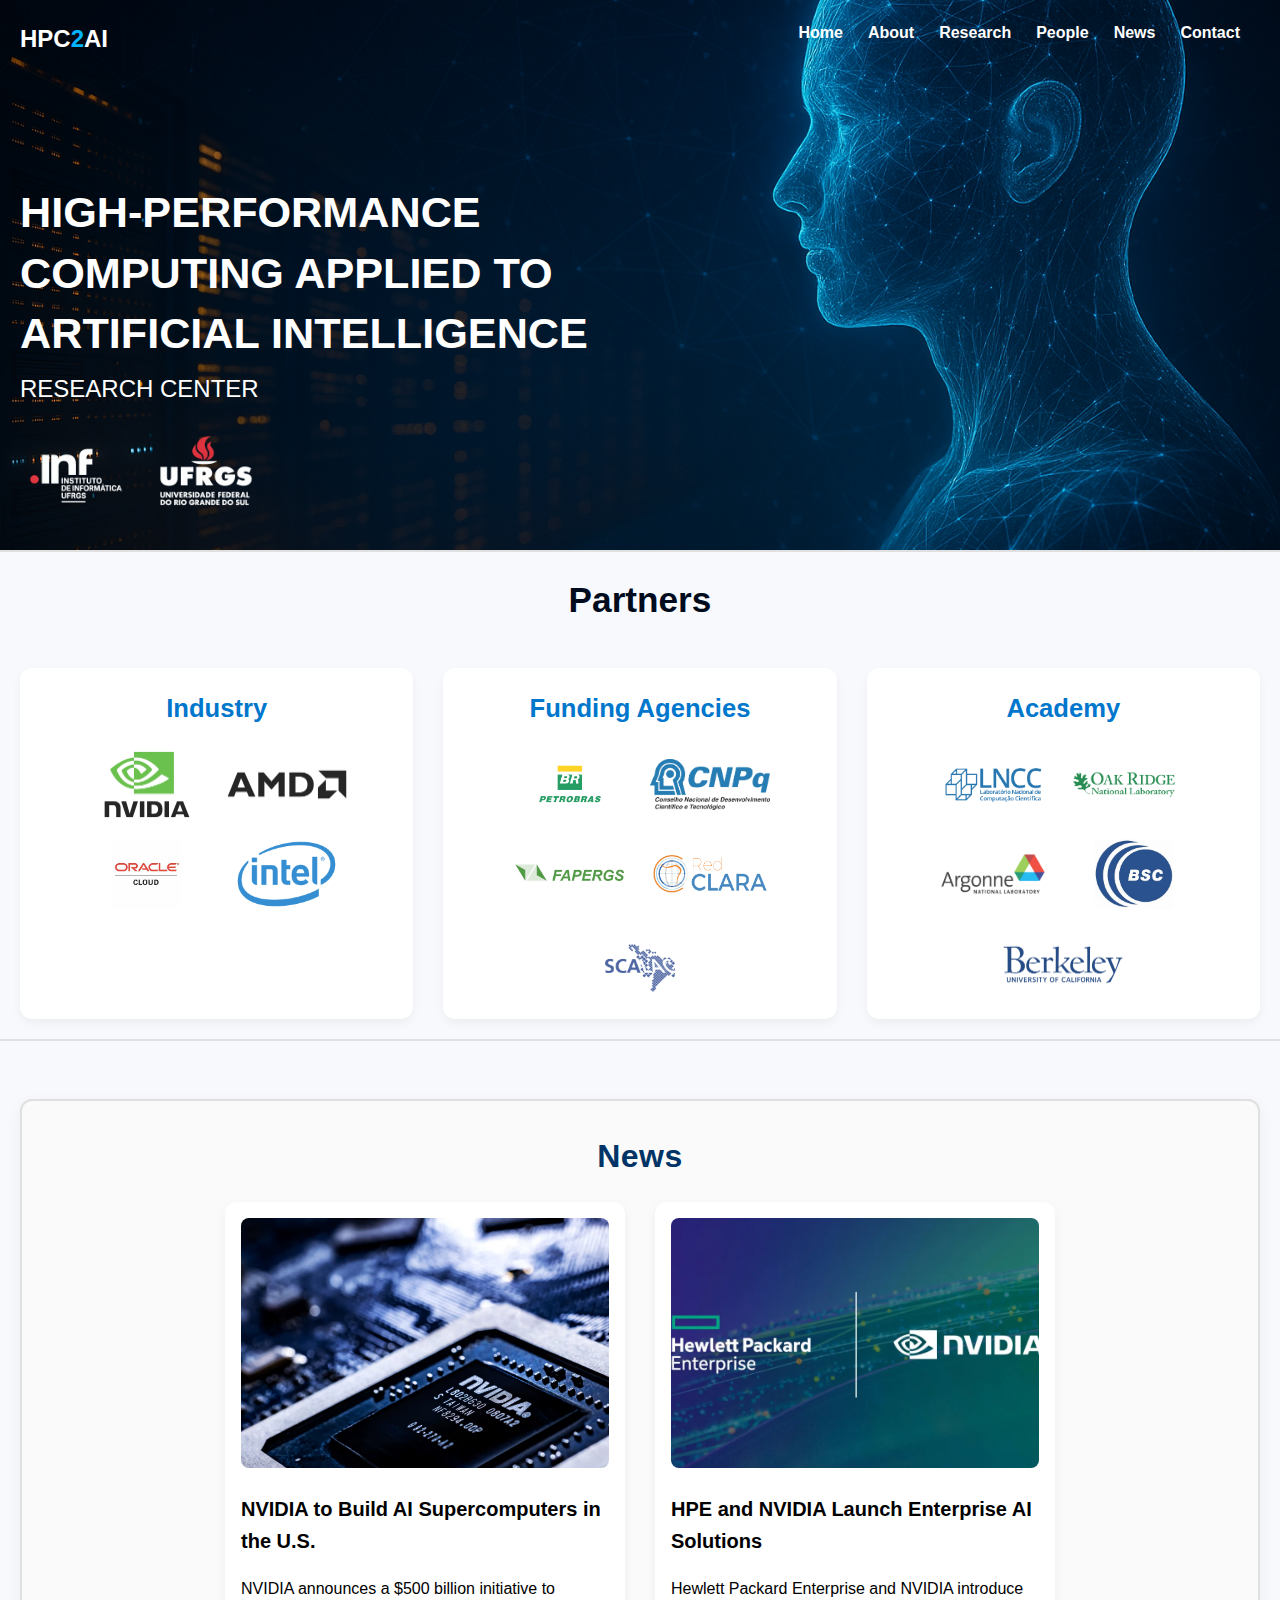
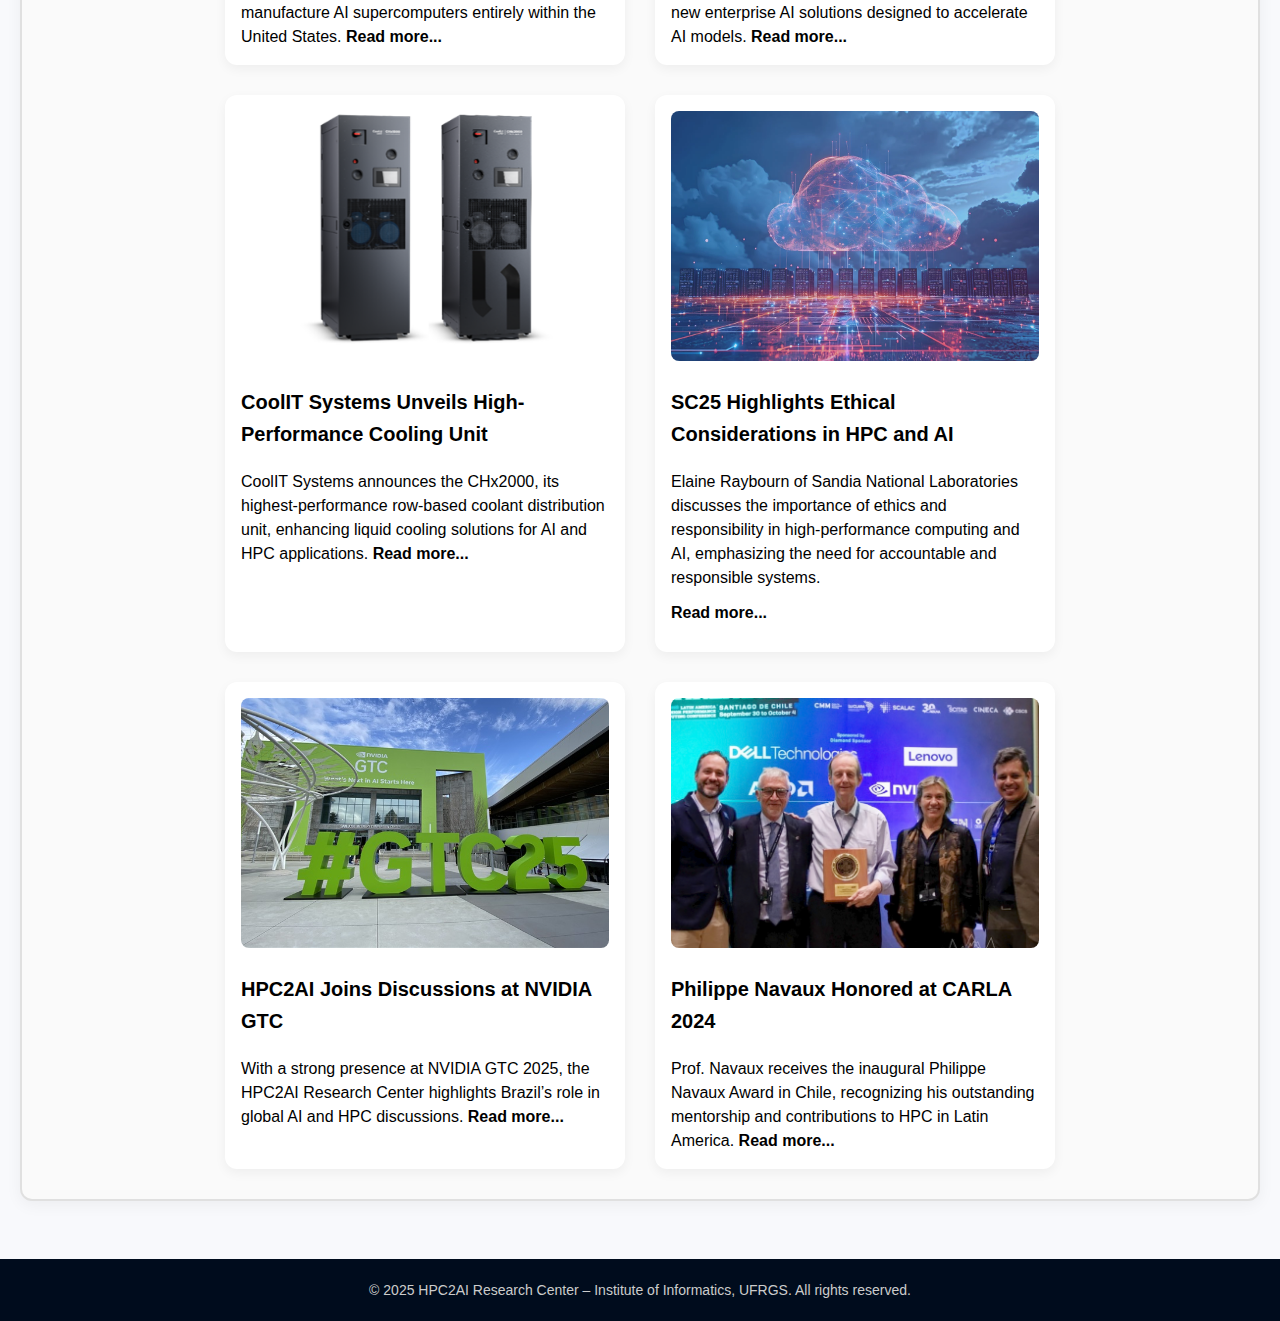
<file: index.html>
<!DOCTYPE html>

<html lang="en">
<head>
<meta charset="utf-8"/>
<meta content="width=device-width, initial-scale=1.0" name="viewport"/>
<title>HPC2AI Research Center</title>
<link href="styles.css" rel="stylesheet"/>
</head>
<body>
<header class="hero-header">
<div class="logo">
    HPC<span>2</span>AI
  </div>
<div class="menu-toggle" onclick="document.querySelector('nav.responsive').classList.toggle('open')">
<span></span>
<span></span>
<span></span>
</div>
<nav class="responsive">
<a href="index.html">Home</a>
<a href="about.html">About</a>
<a href="research.html">Research</a>
<a href="people.html">People</a>
<a href="news.html">News</a>
<a href="contact.html">Contact</a>
</nav>
<div class="hero-text">
<h1>HIGH-PERFORMANCE COMPUTING APPLIED TO<br/>ARTIFICIAL INTELLIGENCE</h1>
<p>RESEARCH CENTER</p>
<div class="hero-logos">
<img alt="INF Logo" src="images/logo/inf-branco.png"/>
<img alt="UFRGS Logo" src="images/logo/ufrgs-branco.png"/>
</div>
</div>
</header>

<section class="collaborators-section">
  <div class="container">
    <h2 class="section-title">Partners</h2>

    <div class="collaborator-columns">
      <!-- Industry -->
      <div class="collaborator-column">
        <h3>Industry</h3>
        <div class="collaborator-logos">
          <img src="images/logo/nvidia-logo.jpg" alt="NVIDIA" />
          <img src="images/logo/logo-amd.png" alt="AMD" />
          <img src="images/logo/oracle-logo.jpg" alt="Oracle" />
          <img src="images/logo/logo-intel.png" alt="Intel" />
        </div>
      </div>

      <!-- Government -->
      <div class="collaborator-column">
        <h3>Funding Agencies</h3>
        <div class="collaborator-logos">
          <img src="images/logo/logo-petrobras.png" alt="Petrobras" />
          <img src="images/logo/cnpq-logo.png" alt="CNPq" />
          <img src="images/logo/logo-fapergs.jpg" alt="Fapergs" />
          <img src="images/logo/logo-redclara.png" alt="RedClara" />
          <img src="images/logo/logo-scalac.png" alt="Scalac" />
        </div>
      </div>

      <!-- Academy -->
      <div class="collaborator-column">
        <h3>Academy</h3>
        <div class="collaborator-logos">
          <img src="images/logo/lncc-logo.png" alt="LNCC" />
          <img src="images/logo/ornl-logo.png" alt="ORNL" />
          <img src="images/logo/argone-logo.jpg" alt="ANL" />
          <img src="images/logo/bsc-logo.jpg" alt="BSC" />
          <img src="images/logo/logo-berkeley.png" alt="Berkeley" />
        </div>
      </div>
    </div>
  </div>
</section>




<main>
  <div class="news-section-wrapper">
    <h2 class="news-section-title">News</h2>
    <div class="news-container">
  <div class="news-card">
    <img alt="NVIDIA US Supercomputers" src="images/news/nvidia-news1.avif" />
    <h3>NVIDIA to Build AI Supercomputers in the U.S.</h3>
    <p>NVIDIA announces a $500 billion initiative to manufacture AI supercomputers entirely within the United States.
      <a href="https://www.wsj.com/tech/nvidia-to-make-ai-supercomputers-entirely-in-u-s-b9b72bbc" target="_blank" style="text-decoration: none; color: inherit;">Read more...</a>
    </div>

  <div class="news-card">
    <img alt="HPE and NVIDIA AI Solutions" src="images/news/nvidia-hpe.png" />
    <h3>HPE and NVIDIA Launch Enterprise AI Solutions</h3>
    <p>Hewlett Packard Enterprise and NVIDIA introduce new enterprise AI solutions designed to accelerate AI models.
    <a href="https://www.hpe.com/us/en/newsroom/press-release/2025/03/hewlett-packard-enterprise-introduces-new-enterprise-ai-solutions-with-nvidia-to-accelerate-time-to-value-for-generative-agentic-and-physical-ai-models.html" target="_blank" style="text-decoration: none; color: inherit;">Read more...</a></p>
  </div>

  <div class="news-card">
    <img alt="CoolIT CHx2000 CDU" src="images/news/liquid-cooling.png" />
    <h3>CoolIT Systems Unveils High-Performance Cooling Unit</h3>
    <p>CoolIT Systems announces the CHx2000, its highest-performance row-based coolant distribution unit, enhancing liquid cooling solutions for AI and HPC applications.
    <a href="https://insidehpc.com/2025/04/liquid-cooling-coolit-systems-announces-row-based-coolant-distribution-unit/" target="_blank" style="text-decoration: none; color: inherit; ">Read more...</a></p>
  </div>

  <div class="news-card">
    <img alt="SC25 Ethical HPC and AI" src="images/news/sc-ai-hpc.webp" />
    <h3>SC25 Highlights Ethical Considerations in HPC and AI</h3>
    <p>Elaine Raybourn of Sandia National Laboratories discusses the importance of ethics and responsibility in high-performance computing and AI, emphasizing the need for accountable and responsible systems.</p>
    <a href="https://sc25.supercomputing.org/2025/04/shaping-the-ethical-future-of-hpc-and-ai/" target="_blank" style="text-decoration: none; color: inherit;">Read more...</a></p>
  </div>

  <div class="news-card">
    <img alt="News" src="images/news/gtc2025.jpg"/>
    <h3>HPC2AI Joins Discussions at NVIDIA GTC</h3>
    <p> With a strong presence at NVIDIA GTC 2025, the HPC2AI Research Center highlights Brazil’s role in global AI and HPC discussions. <a href="news.html#gtc2025" style="text-decoration: none; color: inherit;">Read more...</a></a></p>
  </div>
  
  <div class="news-card">
    <img alt="News" src="images/news/navaux-carla.jpg"/>
    <h3>Philippe Navaux Honored at CARLA 2024</h3>
    <p> Prof. Navaux receives the inaugural Philippe Navaux Award in Chile, recognizing his outstanding mentorship and contributions to HPC in Latin America. <a href="news.html#2024navauxCarla" style="text-decoration: none; color: inherit;">Read more...</a></a></p>
  </div>
</div>
</div>
</main>
<footer>
  © 2025 HPC2AI Research Center – Institute of Informatics, UFRGS. All rights reserved.
</footer>
</body>
</html>
</file>
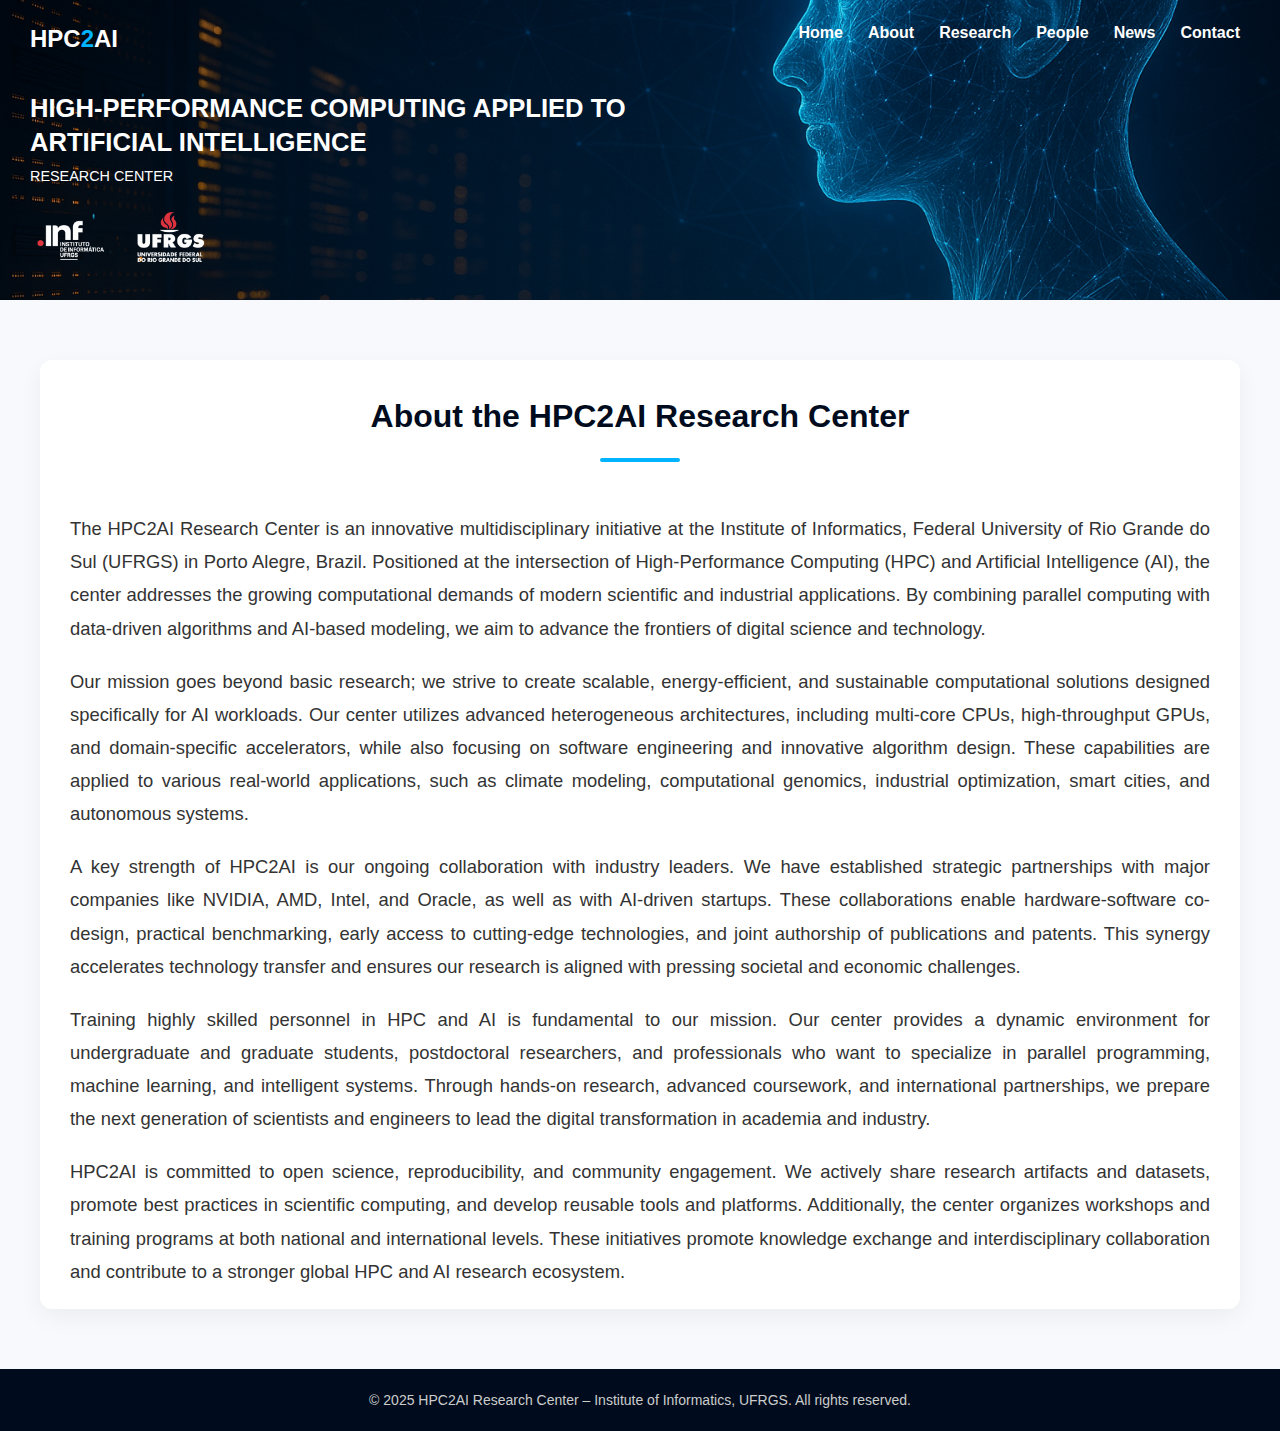
<file: about.html>
<!DOCTYPE html>

<html lang="en">
<head>
<meta charset="utf-8"/>
<meta content="width=device-width, initial-scale=1.0" name="viewport"/>
<title>About – HPC2AI Research Center</title>
<link href="styles-secondary.css" rel="stylesheet"/>
</head>
<body>
<header class="hero-header">
<div class="logo">
      HPC<span>2</span>AI
    </div>
<div class="menu-toggle" onclick="document.querySelector('nav.responsive').classList.toggle('open')">
<span></span>
<span></span>
<span></span>
</div>
<nav class="responsive">
<a href="index.html">Home</a>
<a href="about.html">About</a>
<a href="research.html">Research</a>
<a href="people.html">People</a>
<a href="news.html">News</a>
<a href="contact.html">Contact</a>
</nav>
<div class="hero-text">
<h1>HIGH-PERFORMANCE COMPUTING APPLIED TO<br/>ARTIFICIAL INTELLIGENCE</h1>
<p>RESEARCH CENTER</p>
<div class="hero-logos">
<img alt="INF Logo" src="images/logo/inf-branco.png"/>
<img alt="UFRGS Logo" src="images/logo/ufrgs-branco.png"/>
</div>
</div>
</header>
<div class="section about-section">
<h1 class="section-title">About the HPC2AI Research Center</h1>
<p>The HPC2AI Research Center is an innovative multidisciplinary initiative at the Institute of Informatics, Federal University of Rio Grande do Sul (UFRGS) in Porto Alegre, Brazil. Positioned at the intersection of High-Performance Computing (HPC) and Artificial Intelligence (AI), the center addresses the growing computational demands of modern scientific and industrial applications. By combining parallel computing with data-driven algorithms and AI-based modeling, we aim to advance the frontiers of digital science and technology.</p> 
<p>Our mission goes beyond basic research; we strive to create scalable, energy-efficient, and sustainable computational solutions designed specifically for AI workloads. Our center utilizes advanced heterogeneous architectures, including multi-core CPUs, high-throughput GPUs, and domain-specific accelerators, while also focusing on software engineering and innovative algorithm design. These capabilities are applied to various real-world applications, such as climate modeling, computational genomics, industrial optimization, smart cities, and autonomous systems.</p> 
<p>A key strength of HPC2AI is our ongoing collaboration with industry leaders. We have established strategic partnerships with major companies like NVIDIA, AMD, Intel, and Oracle, as well as with AI-driven startups. These collaborations enable hardware-software co-design, practical benchmarking, early access to cutting-edge technologies, and joint authorship of publications and patents. This synergy accelerates technology transfer and ensures our research is aligned with pressing societal and economic challenges.</p> 
<p>Training highly skilled personnel in HPC and AI is fundamental to our mission. Our center provides a dynamic environment for undergraduate and graduate students, postdoctoral researchers, and professionals who want to specialize in parallel programming, machine learning, and intelligent systems. Through hands-on research, advanced coursework, and international partnerships, we prepare the next generation of scientists and engineers to lead the digital transformation in academia and industry.</p>
<p>HPC2AI is committed to open science, reproducibility, and community engagement. We actively share research artifacts and datasets, promote best practices in scientific computing, and develop reusable tools and platforms. Additionally, the center organizes workshops and training programs at both national and international levels. These initiatives promote knowledge exchange and interdisciplinary collaboration and contribute to a stronger global HPC and AI research ecosystem.</p>
</div>
<footer>
    © 2025 HPC2AI Research Center – Institute of Informatics, UFRGS. All rights reserved.
  </footer>
</body>
</html>
</file>
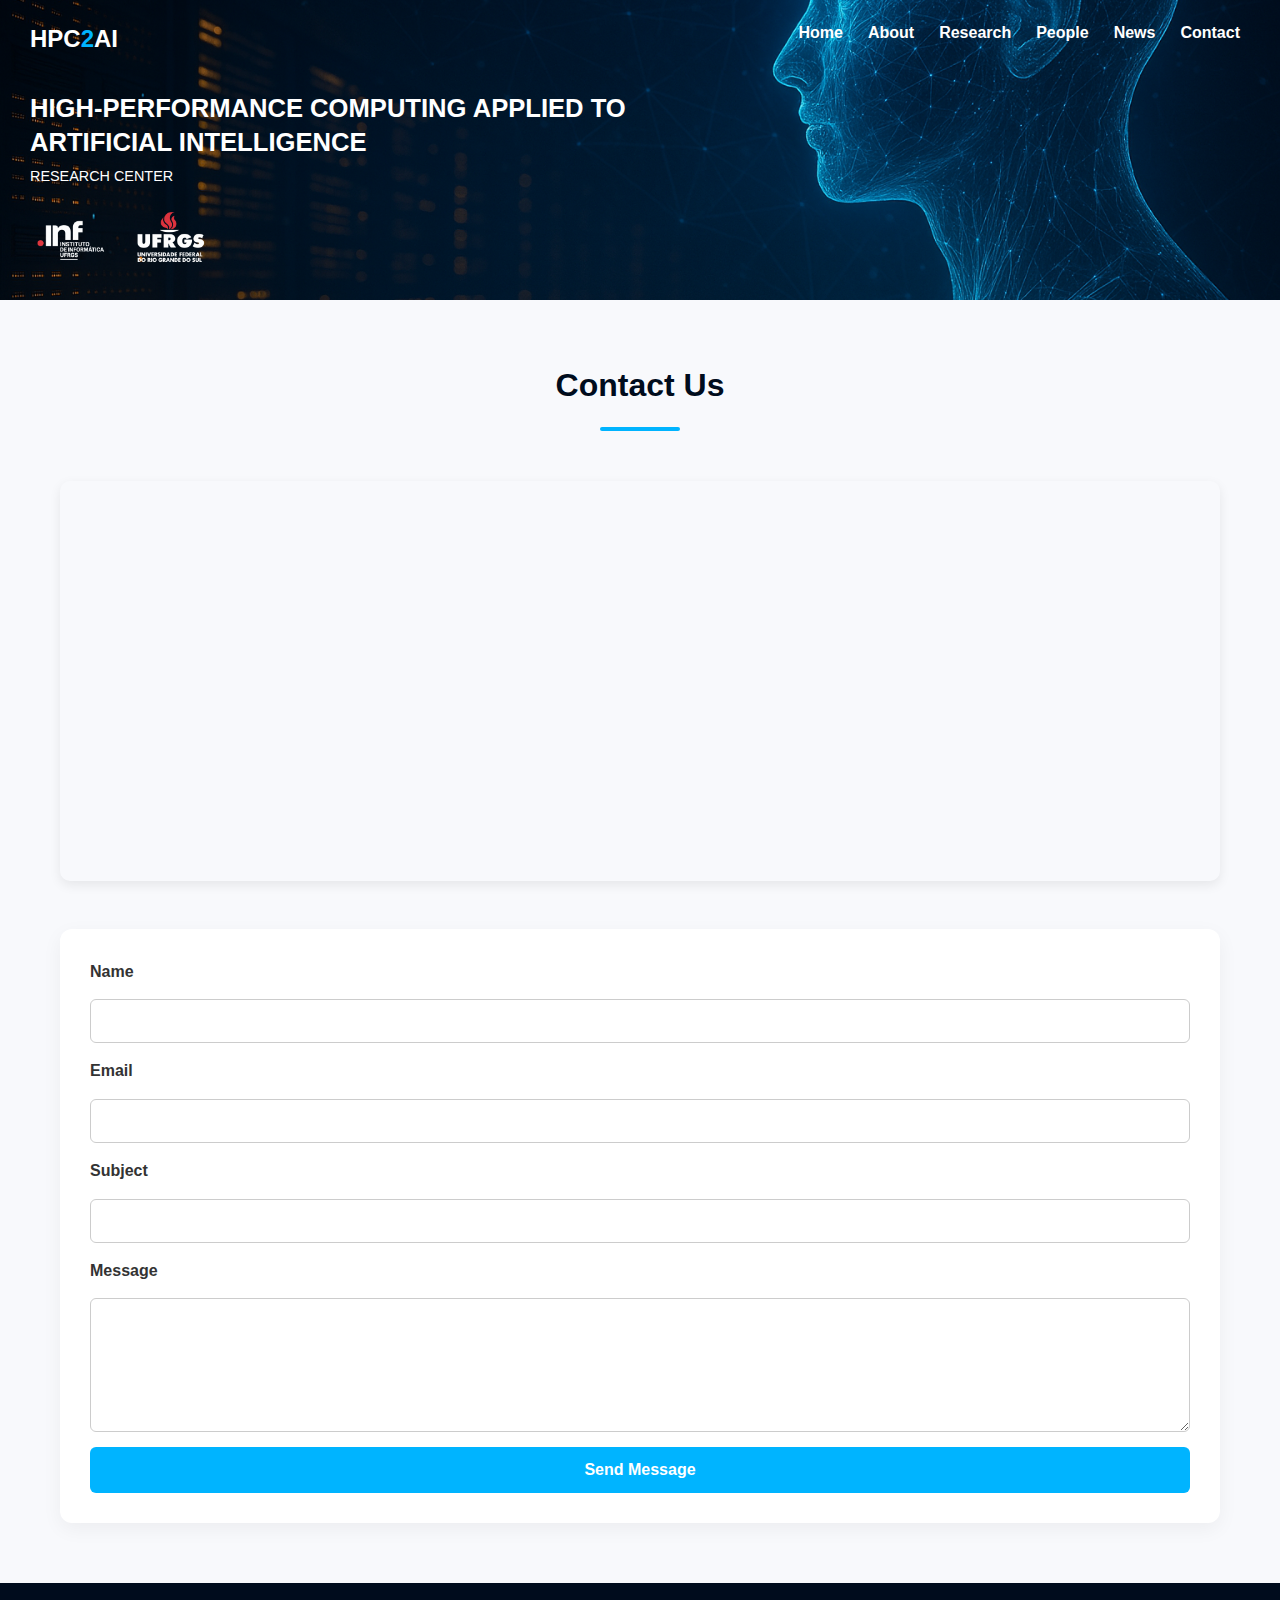
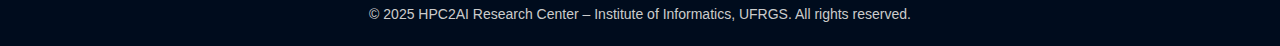
<file: contact.html>
<!DOCTYPE html>
<html lang="en">
<head>
  <meta charset="UTF-8" />
  <meta name="viewport" content="width=device-width, initial-scale=1.0" />
  <title>Contact – HPC2AI Research Center</title>
  <link rel="stylesheet" href="styles-secondary.css" />
</head>
<body>

  <header class="hero-header">
    <div class="logo">
      HPC<span>2</span>AI
    </div>

    <div class="menu-toggle" onclick="document.querySelector('nav.responsive').classList.toggle('open')">
      <span></span>
      <span></span>
      <span></span>
    </div>

    <nav class="responsive">
      <a href="index.html">Home</a>
      <a href="about.html">About</a>
      <a href="research.html">Research</a>
      <a href="people.html">People</a>
      <a href="news.html">News</a>
      <a href="contact.html">Contact</a>
    </nav>

    <div class="hero-text">
      <h1>HIGH-PERFORMANCE COMPUTING APPLIED TO<br />ARTIFICIAL INTELLIGENCE</h1>
      <p>RESEARCH CENTER</p>
      <div class="hero-logos">
        <img src="images/logo/inf-branco.png" alt="INF Logo" />
        <img src="images/logo/ufrgs-branco.png" alt="UFRGS Logo" />
      </div>
    </div>
  </header>

  <main class="container">
    <h1 class="section-title">Contact Us</h1>

    <div class="map-container" style="margin-bottom: 40px;">
      <iframe 
      src="https://www.google.com/maps/embed?pb=!1m18!1m12!1m3!1d3455.208556787196!2d-51.1220579850046!3d-30.068886799999994!2m3!1f0!2f0!3f0!3m2!1i1024!2i768!4f13.1!3m3!1m2!1s0x95199db92104c0ef%3A0x8bfff35c9f62eee7!2sINF%20-%20Instituto%20de%20Inform%C3%A1tica%20da%20Universidade%20Federal%20do%20Rio%20Grande%20do%20Sul!5e0!3m2!1spt-BR!2sbr!4v1713126720894!5m2!1spt-BR!2sbr" 
      width="100%" 
      height="500" 
      style="border:0;" 
      allowfullscreen="" 
      loading="lazy" 
      referrerpolicy="no-referrer-when-downgrade">
    </iframe>
    
    </div>

    <form action="mailto:research@hpc2ai.ufrgs.br" method="post" enctype="text/plain" class="contact-form">
      <label for="name">Name</label>
      <input type="text" id="name" name="name" required />

      <label for="email">Email</label>
      <input type="email" id="email" name="email" required />

      <label for="subject">Subject</label>
      <input type="text" id="subject" name="subject" />

      <label for="message">Message</label>
      <textarea id="message" name="message" rows="6" required></textarea>

      <button type="submit">Send Message</button>
    </form>
  </main>

  <footer>
    &copy; 2025 HPC2AI Research Center – Institute of Informatics, UFRGS. All rights reserved.
  </footer>
</body>
</html>
</file>
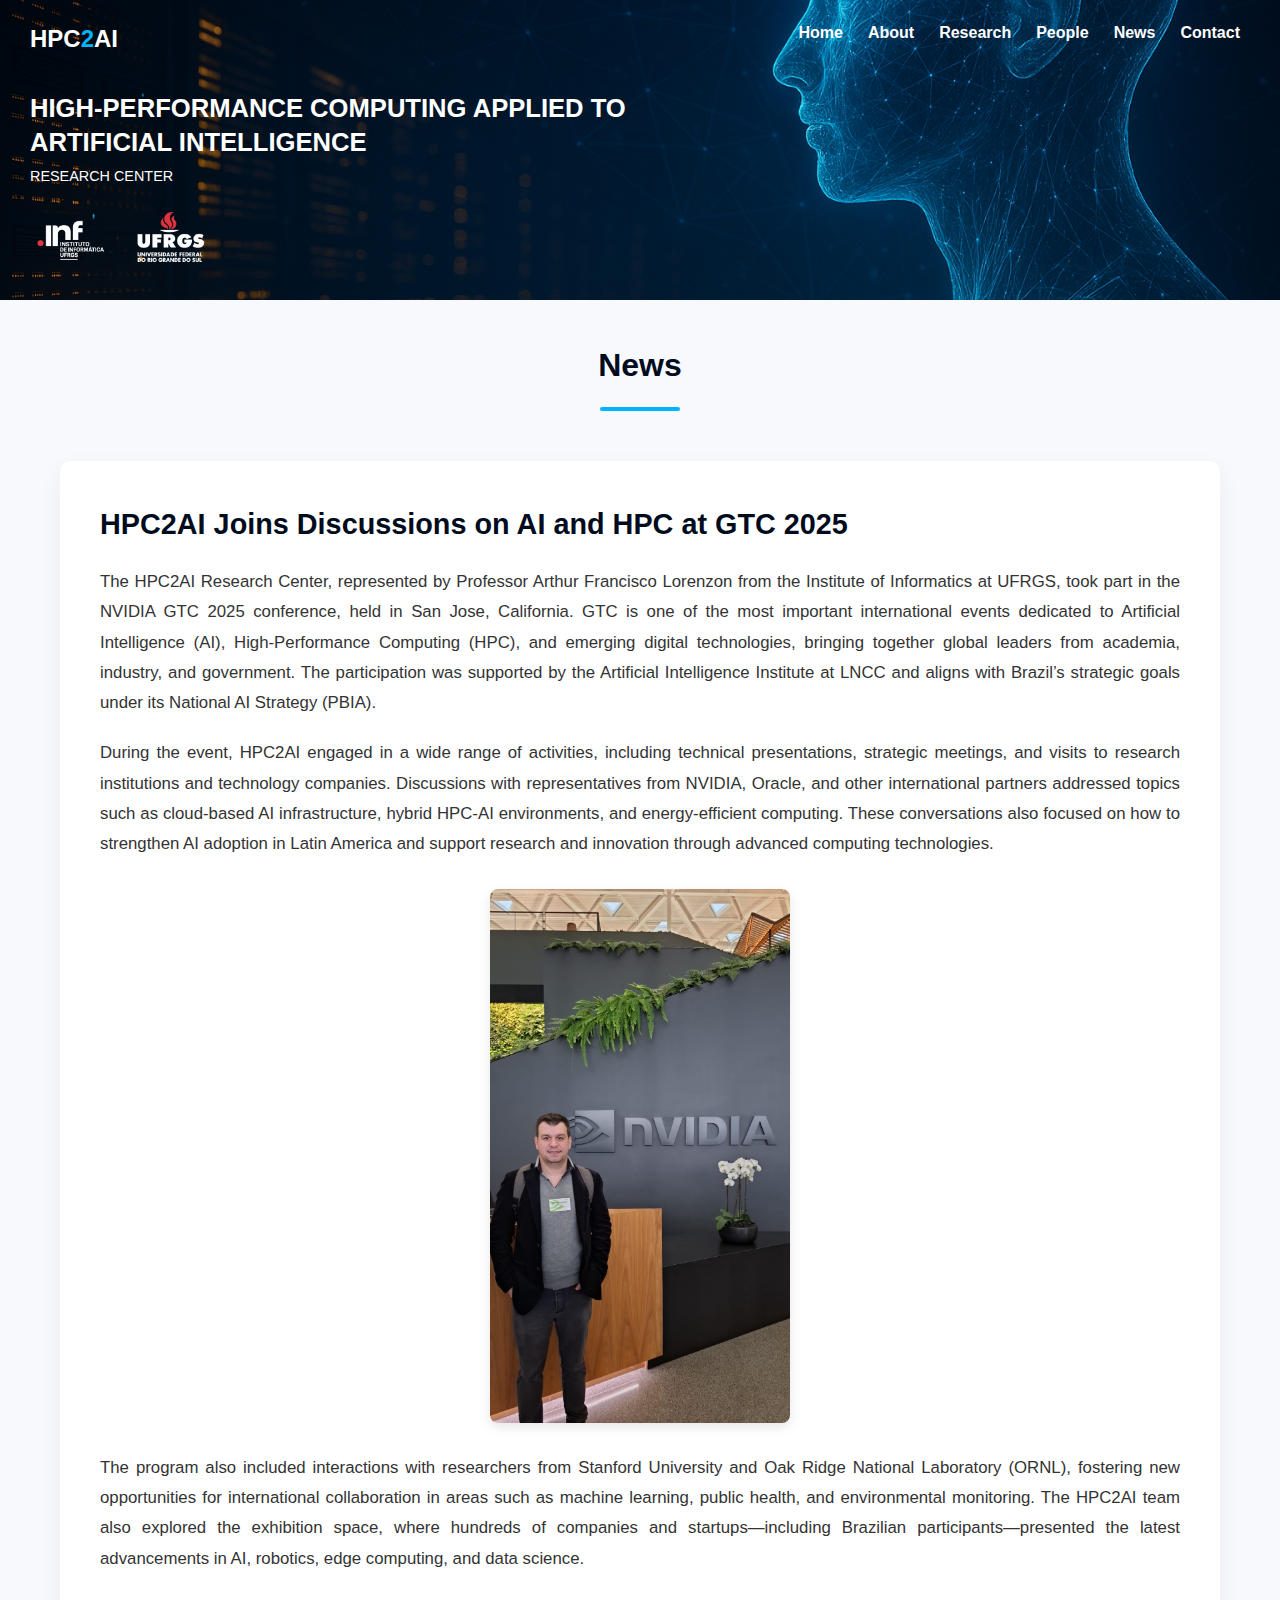
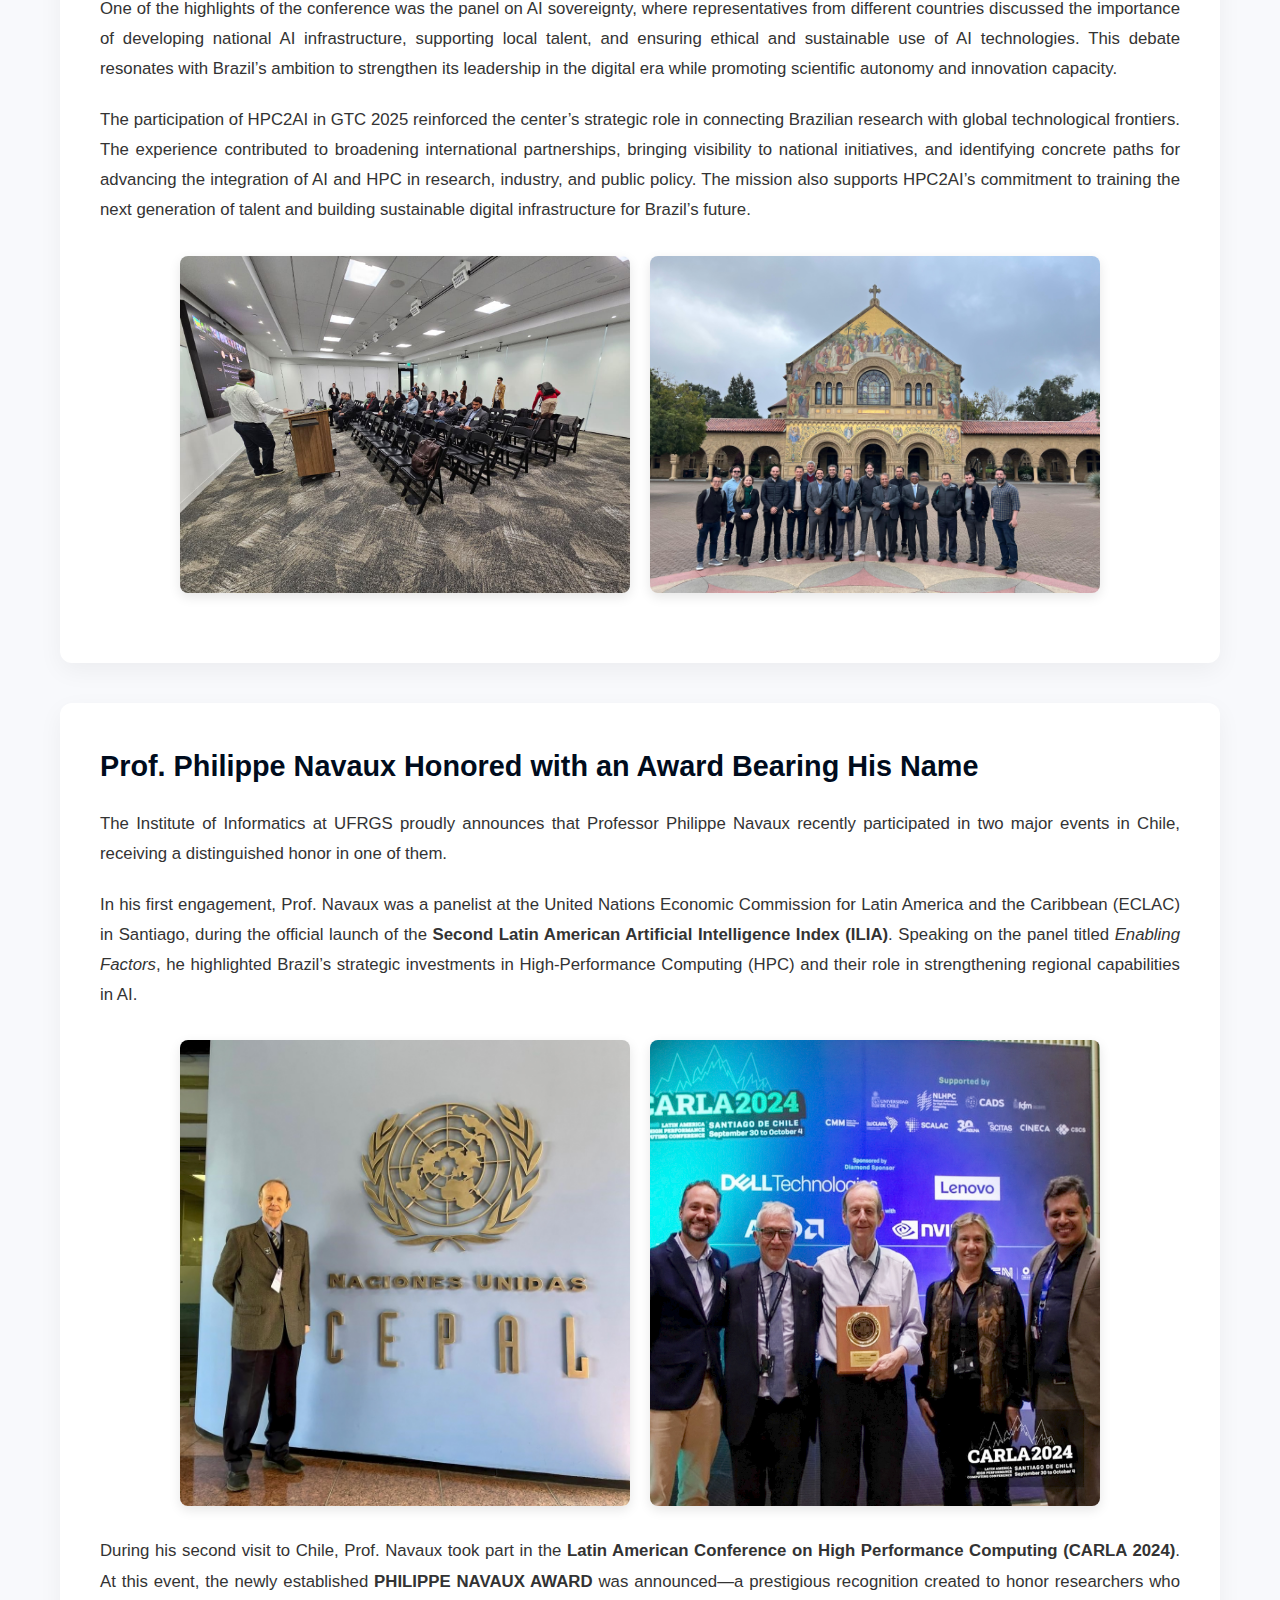
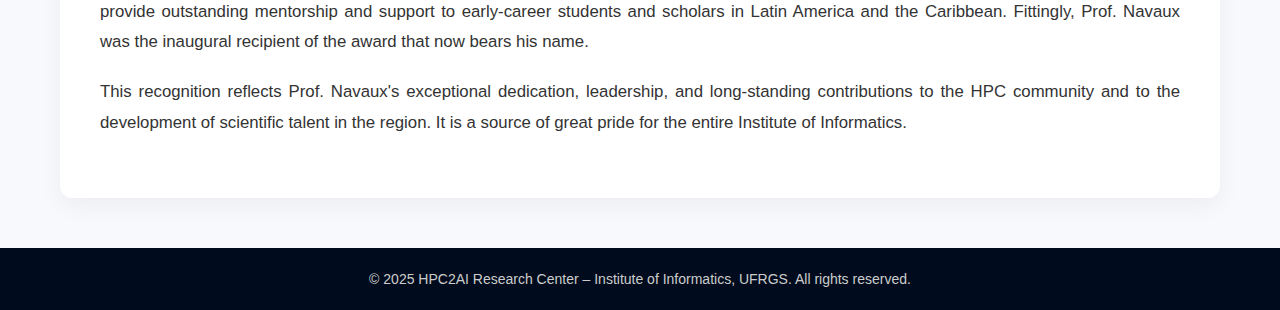
<file: news.html>
<!DOCTYPE html>

<html lang="en">
<head>
<meta charset="utf-8"/>
<meta content="width=device-width, initial-scale=1.0" name="viewport"/>
<title>News – HPC2AI Research Center</title>
<link href="styles-secondary.css" rel="stylesheet"/>
</head>
<body>
  <header class="hero-header">
    <div class="logo">
        HPC<span>2</span>AI
      </div>
    <div class="menu-toggle" onclick="document.querySelector('nav.responsive').classList.toggle('open')">
    <span></span>
    <span></span>
    <span></span>
    </div>
    <nav class="responsive">
    <a href="index.html">Home</a>
    <a href="about.html">About</a>
    <a href="research.html">Research</a>
    <a href="people.html">People</a>
    <a href="news.html">News</a>
    <a href="contact.html">Contact</a>
    </nav>
    <div class="hero-text">
    <h1>HIGH-PERFORMANCE COMPUTING APPLIED TO<br/>ARTIFICIAL INTELLIGENCE</h1>
    <p>RESEARCH CENTER</p>
    <div class="hero-logos">
    <img alt="INF Logo" src="images/logo/inf-branco.png"/>
    <img alt="UFRGS Logo" src="images/logo/ufrgs-branco.png"/>
    </div>
    </div>
    </header>

    <main class="news-section">
<h1 class="section-title">News</h1>

<div class="news-article" id="gtc2025">
  <h2>HPC2AI Joins Discussions on AI and HPC at GTC 2025</h2>
  <p>The HPC2AI Research Center, represented by Professor Arthur Francisco Lorenzon from the Institute of Informatics at UFRGS, took part in the NVIDIA GTC 2025 conference, held in San Jose, California. GTC is one of the most important international events dedicated to Artificial Intelligence (AI), High-Performance Computing (HPC), and emerging digital technologies, bringing together global leaders from academia, industry, and government. The participation was supported by the Artificial Intelligence Institute at LNCC and aligns with Brazil’s strategic goals under its National AI Strategy (PBIA).</p>
  <p>During the event, HPC2AI engaged in a wide range of activities, including technical presentations, strategic meetings, and visits to research institutions and technology companies. Discussions with representatives from NVIDIA, Oracle, and other international partners addressed topics such as cloud-based AI infrastructure, hybrid HPC-AI environments, and energy-efficient computing. These conversations also focused on how to strengthen AI adoption in Latin America and support research and innovation through advanced computing technologies.</p> 
  <div class="news-gallery"><img alt="Prof. Lorenzon at NVIDIA" src="images/news/gtc2025-3.jpg"/></div>
  <p>The program also included interactions with researchers from Stanford University and Oak Ridge National Laboratory (ORNL), fostering new opportunities for international collaboration in areas such as machine learning, public health, and environmental monitoring. The HPC2AI team also explored the exhibition space, where hundreds of companies and startups—including Brazilian participants—presented the latest advancements in AI, robotics, edge computing, and data science.</p> 
  <p>One of the highlights of the conference was the panel on AI sovereignty, where representatives from different countries discussed the importance of developing national AI infrastructure, supporting local talent, and ensuring ethical and sustainable use of AI technologies. This debate resonates with Brazil’s ambition to strengthen its leadership in the digital era while promoting scientific autonomy and innovation capacity.</p> 
  <p>The participation of HPC2AI in GTC 2025 reinforced the center’s strategic role in connecting Brazilian research with global technological frontiers. The experience contributed to broadening international partnerships, bringing visibility to national initiatives, and identifying concrete paths for advancing the integration of AI and HPC in research, industry, and public policy. The mission also supports HPC2AI’s commitment to training the next generation of talent and building sustainable digital infrastructure for Brazil’s future.</p>
  <div class="news-gallery2"><img alt="Prof. Lorenzon at NVIDIA" src="images/news/gtc2025-2.jpg"/><img alt="Prof. Lorenzon at NVIDIA" src="images/news/gtc2025-1.jpg"/></div>
</div>


<div class="news-article" id="2024navauxCarla">
<h2>Prof. Philippe Navaux Honored with an Award Bearing His Name</h2>
<p>The Institute of Informatics at UFRGS proudly announces that Professor Philippe Navaux recently participated in two major events in Chile, receiving a distinguished honor in one of them.</p>
<p>In his first engagement, Prof. Navaux was a panelist at the United Nations Economic Commission for Latin America and the Caribbean (ECLAC) in Santiago, during the official launch of the <strong>Second Latin American Artificial Intelligence Index (ILIA)</strong>. Speaking on the panel titled <em>Enabling Factors</em>, he highlighted Brazil’s strategic investments in High-Performance Computing (HPC) and their role in strengthening regional capabilities in AI.</p>
<div class="news-gallery2"><img alt="Prof. Navaux at CEPAL" src="images/news/navaux-cepal.jpg"/><img alt="Prof. Navaux receiving award" src="images/news/navaux-carla.jpg"/></div>
<p>During his second visit to Chile, Prof. Navaux took part in the <strong>Latin American Conference on High Performance Computing (CARLA 2024)</strong>. At this event, the newly established <strong>PHILIPPE NAVAUX AWARD</strong> was announced—a prestigious recognition created to honor researchers who provide outstanding mentorship and support to early-career students and scholars in Latin America and the Caribbean. Fittingly, Prof. Navaux was the inaugural recipient of the award that now bears his name.</p>
<p>This recognition reflects Prof. Navaux's exceptional dedication, leadership, and long-standing contributions to the HPC community and to the development of scientific talent in the region. It is a source of great pride for the entire Institute of Informatics.</p>
</div>
</main>
<footer>
    © 2025 HPC2AI Research Center – Institute of Informatics, UFRGS. All rights reserved.
  </footer>

</body>
</html>
</file>
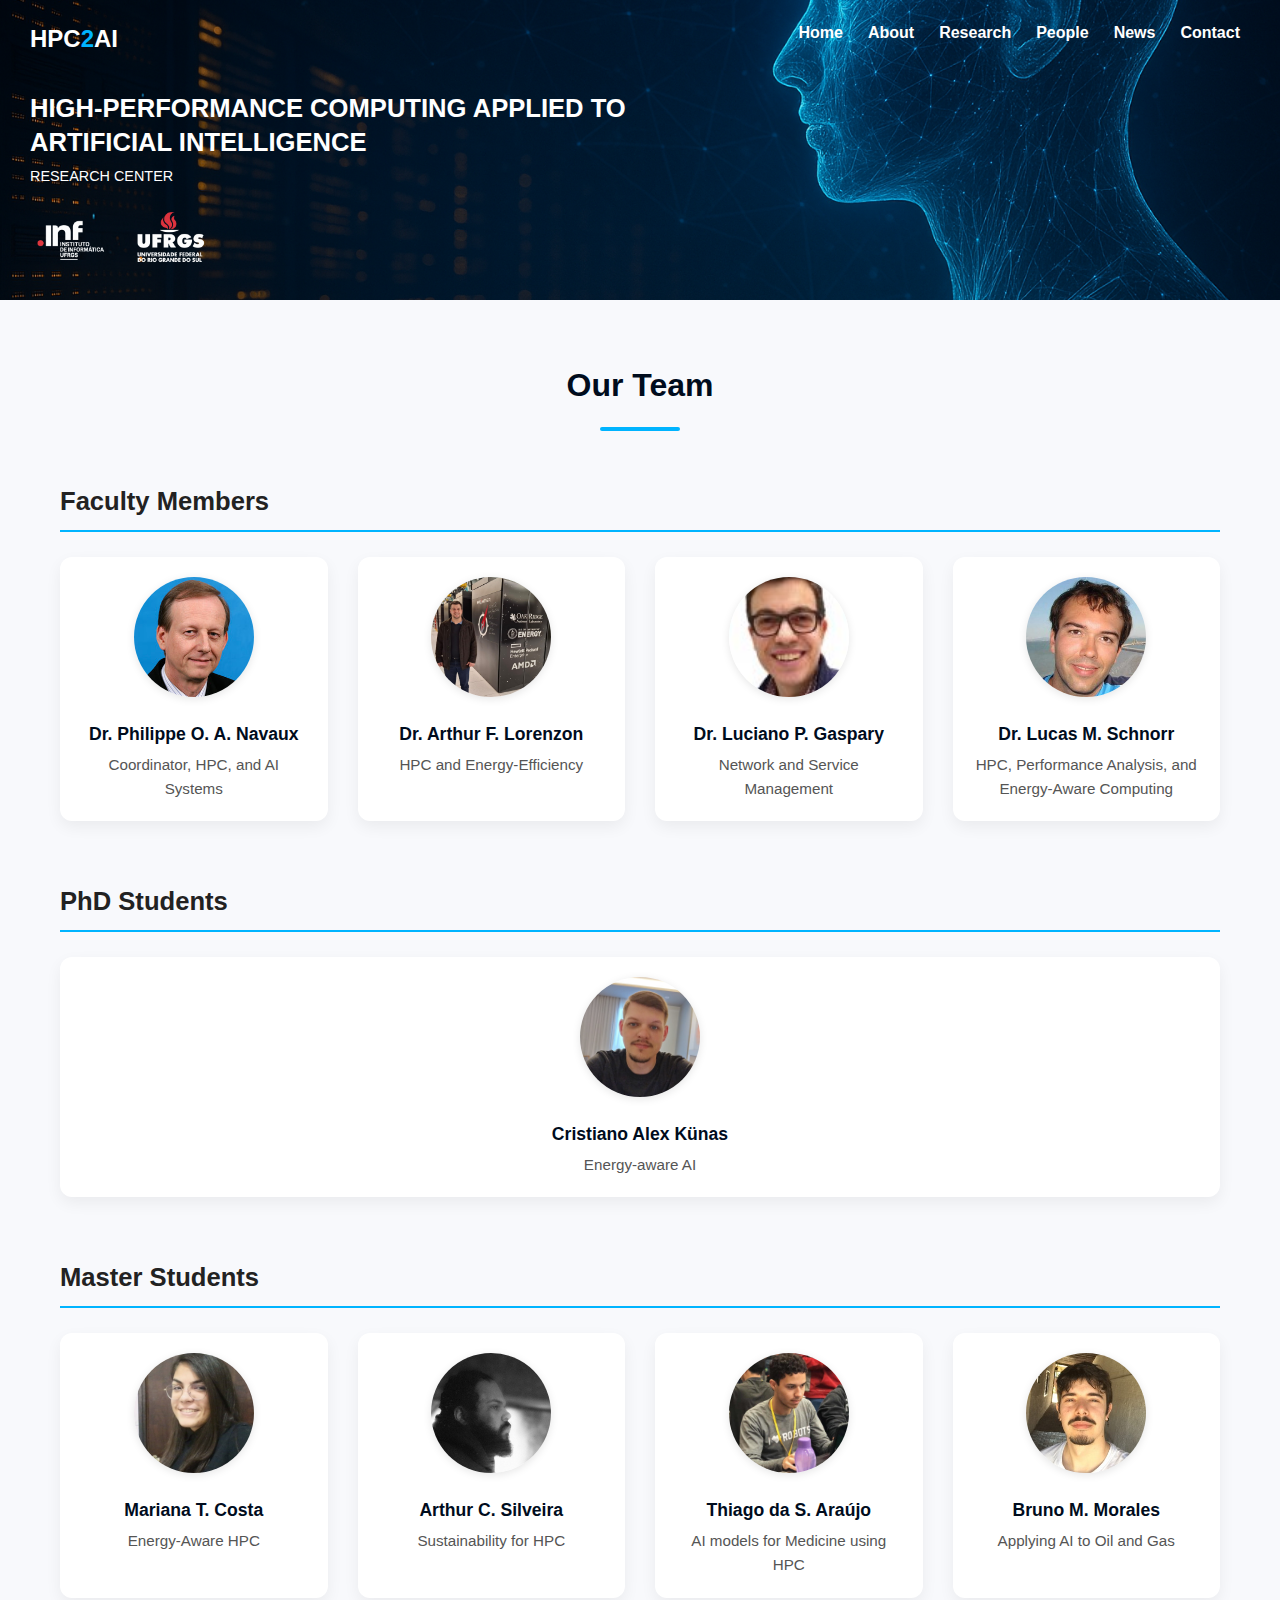
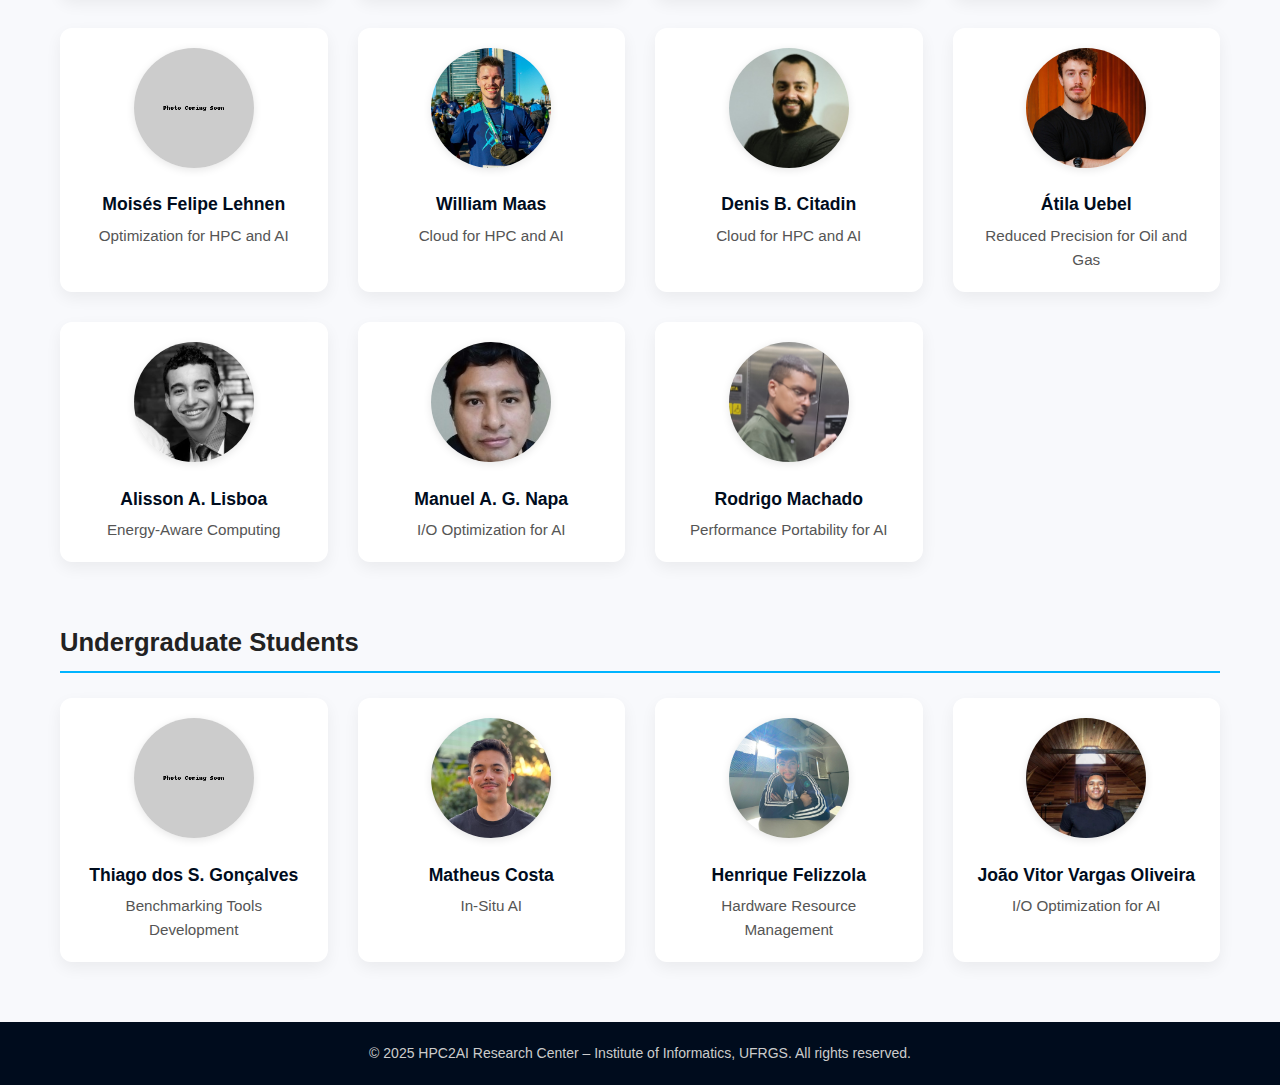
<file: people.html>
<!DOCTYPE html>
<html lang="en">
<head>
  <meta charset="UTF-8" />
  <meta name="viewport" content="width=device-width, initial-scale=1.0" />
  <title>People – HPC2AI Research Center</title>
  <link rel="stylesheet" href="styles-secondary.css" />
</head>
<body>

  <header class="hero-header">
    <div class="logo">
      HPC<span>2</span>AI
    </div>
  
    <div class="menu-toggle" onclick="document.querySelector('nav.responsive').classList.toggle('open')">
      <span></span>
      <span></span>
      <span></span>
    </div>
  
    <nav class="responsive">
      <a href="index.html">Home</a>
      <a href="about.html">About</a>
      <a href="research.html">Research</a>
      <a href="people.html">People</a>
      <a href="news.html">News</a>
      <a href="contact.html">Contact</a>
    </nav>
  
    <div class="hero-text">
      <h1>HIGH-PERFORMANCE COMPUTING APPLIED TO<br />ARTIFICIAL INTELLIGENCE</h1>
      <p>RESEARCH CENTER</p>
      <div class="hero-logos">
        <img src="images/logo/inf-branco.png" alt="INF Logo" />
        <img src="images/logo/ufrgs-branco.png" alt="UFRGS Logo" />
      </div>
    </div>
  </header>
  
  <div class="container">
    <h1 class="section-title">Our Team</h1>
    <div class="group">
      <h2>Faculty Members</h2>
      <div class="member-grid">
        <div class="member-card">
          <img src="images/people/navaux.jpg" alt="Professor" />
          <h3>Dr. Philippe O. A. Navaux</h3>
          <p>Coordinator, HPC, and AI Systems</p>
        </div>
        <div class="member-card">
          <img src="images/people/arthur-lorenzon.jpg" alt="Professor" />
          <h3>Dr. Arthur F. Lorenzon</h3>
          <p>HPC and Energy-Efficiency</p>
        </div>
        <div class="member-card">
          <img src="images/people/luciano-gaspary.jpg" alt="Professor" />
          <h3>Dr. Luciano P. Gaspary</h3>
          <p>Network and Service Management</p>
        </div>        
        <div class="member-card">
          <img src="images/people/lucas-schnorr.jpg" alt="Professor" />
          <h3>Dr. Lucas M. Schnorr</h3>
          <p>HPC, Performance Analysis, and Energy-Aware Computing</p>
        </div>
      </div>
    </div>

    <div class="group">
      <h2>PhD Students</h2>
      <div class="member-grid">
        <div class="member-card">
          <img src="images/people/cristiano-kunas.png" alt="PhD" />
          <h3>Cristiano Alex Künas</h3>
          <p>Energy-aware AI</p>
        </div>
      </div>
    </div>

    <div class="group">
      <h2>Master Students</h2>
      <div class="member-grid">
        <div class="member-card">
          <img src="images/people/mariana-toledo.jpg" alt="MSc" />
          <h3>Mariana T. Costa</h3>
          <p>Energy-Aware HPC</p>
        </div>
        <div class="member-card">
          <img src="images/people/arthur-cunha.jpg" alt="MSc" />
          <h3>Arthur C. Silveira</h3>
          <p>Sustainability for HPC</p>
        </div>
        <div class="member-card">
          <img src="images/people/thiago-araujo.jpg" alt="MSc" />
          <h3>Thiago da S. Araújo</h3>
          <p>AI models for Medicine using HPC </p>
        </div>
        <div class="member-card">
          <img src="images/people/bruno-morales.jpg" alt="MSc" />
          <h3>Bruno M. Morales</h3>
          <p>Applying AI to Oil and Gas</p>
        </div>
        <div class="member-card">
          <img src="images/avatar.png" alt="MSc" />
          <h3>Moisés Felipe Lehnen</h3>
          <p>Optimization for HPC and AI</p>
        </div>
        <div class="member-card">
          <img src="images/people/william-maas.jpg" alt="MSc" />
          <h3>William Maas</h3>
          <p>Cloud for HPC and AI</p>
        </div>
        <div class="member-card">
          <img src="images/people/denis-citadin.jpg" alt="MSc" />
          <h3>Denis B. Citadin</h3>
          <p>Cloud for HPC and AI</p>
        </div>
        <div class="member-card">
          <img src="images/people/atila-uebel.jpg" alt="MSc" />
          <h3>Átila Uebel</h3>
          <p>Reduced Precision for Oil and Gas</p>
        </div>
        <div class="member-card">
          <img src="images/people/alisson-lisboa.jpg" alt="MSc" />
          <h3>Alisson A. Lisboa</h3>
          <p>Energy-Aware Computing</p>
        </div>
        <div class="member-card">
          <img src="images/people/manuel-napa.jpg" alt="MSc" />
          <h3>Manuel A. G. Napa</h3>
          <p>I/O Optimization for AI</p>
        </div>
        <div class="member-card">
          <img src="images/people/rodrigo-machado.png" alt="MSc" />
          <h3>Rodrigo Machado</h3>
          <p>Performance Portability for AI</p>
        </div>
      </div>
    </div>

    <div class="group">
      <h2>Undergraduate Students</h2>
      <div class="member-grid">
        <div class="member-card">
          <img src="images/avatar.png" alt="BSc" />
          <h3>Thiago dos S. Gonçalves</h3>
          <p>Benchmarking Tools Development</p>
        </div>
        <div class="member-card">
          <img src="images/people/matheus-costa.jpg" alt="BSc" />
          <h3>Matheus Costa</h3>
          <p>In-Situ AI</p>
        </div>
        <div class="member-card">
          <img src="images/people/henrique-felizzola.jpg" alt="BSc" />
          <h3>Henrique Felizzola</h3>
          <p>Hardware Resource Management</p>
        </div>
        <div class="member-card">
          <img src="images/people/joao_vargas.jpg" alt="BSc" />
          <h3>João Vitor Vargas Oliveira</h3>
          <p>I/O Optimization for AI</p>
        </div>
      </div>
    </div>
  </div>

  <footer>
    &copy; 2025 HPC2AI Research Center – Institute of Informatics, UFRGS. All rights reserved.
  </footer>
</body>
</html>
</file>
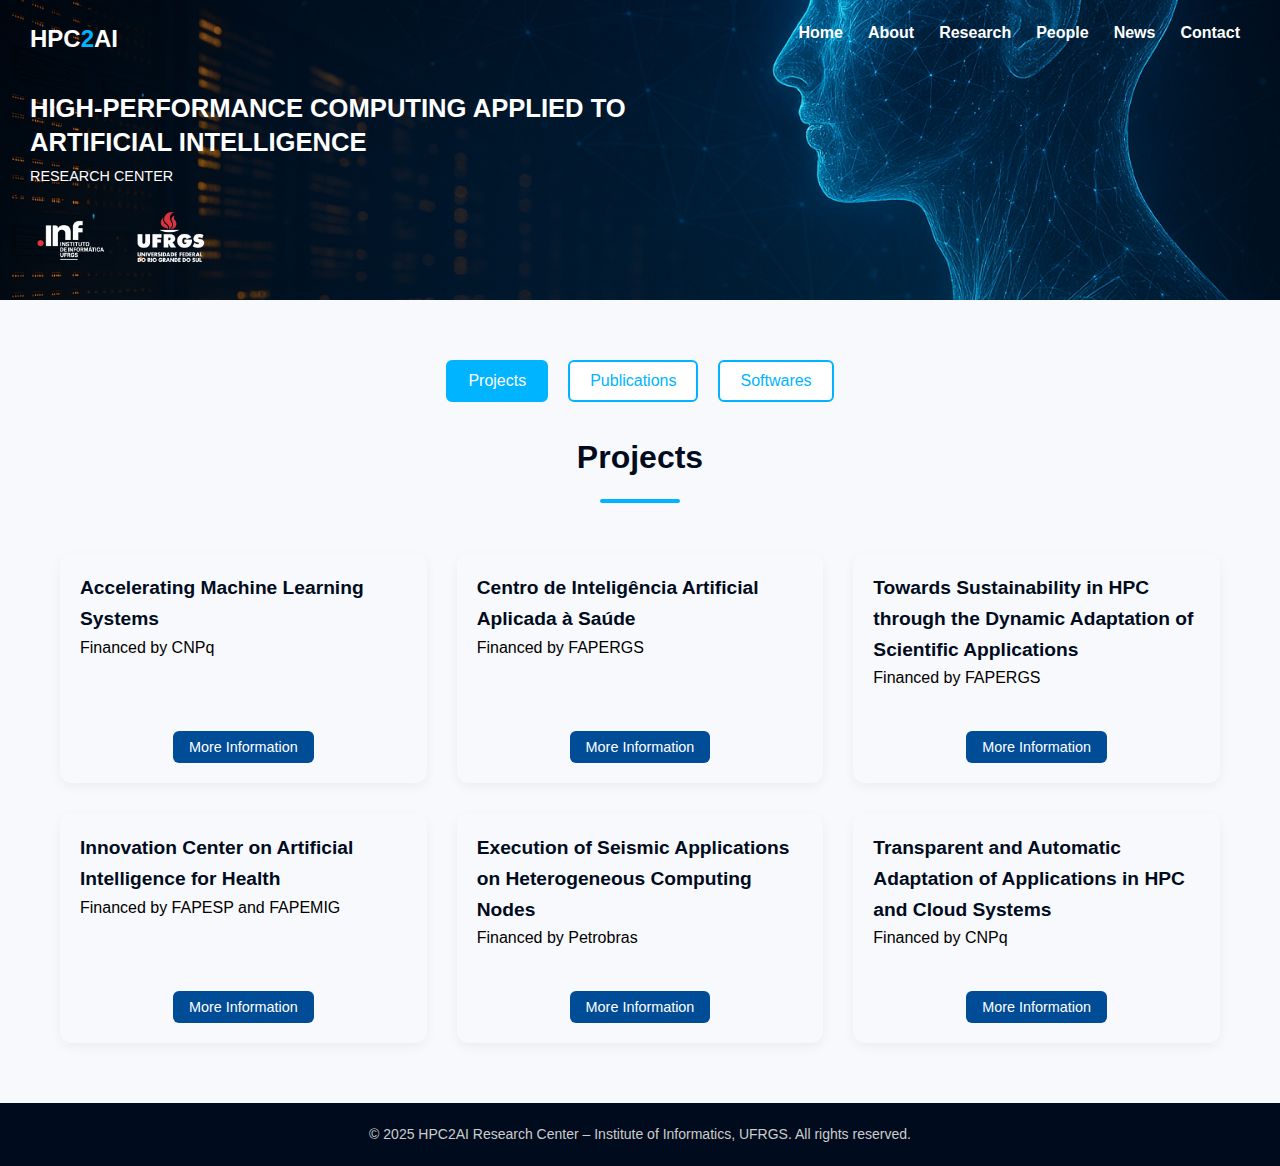
<file: research.html>
<!DOCTYPE html>
<html lang="en">
<head>
  <meta charset="UTF-8" />
  <meta name="viewport" content="width=device-width, initial-scale=1.0" />
  <title>Research – HPC2AI Research Center</title>
  <link rel="stylesheet" href="styles-secondary.css" />
</head>
<body>

  <header class="hero-header">
    <div class="logo">HPC<span>2</span>AI</div>
    <div class="menu-toggle" onclick="document.querySelector('nav.responsive').classList.toggle('open')">
      <span></span><span></span><span></span>
    </div>
    <nav class="responsive">
      <a href="index.html">Home</a>
      <a href="about.html">About</a>
      <a href="research.html">Research</a>
      <a href="people.html">People</a>
      <a href="news.html">News</a>
      <a href="contact.html">Contact</a>
    </nav>
    <div class="hero-text">
      <h1>HIGH-PERFORMANCE COMPUTING APPLIED TO<br />ARTIFICIAL INTELLIGENCE</h1>
      <p>RESEARCH CENTER</p>
      <div class="hero-logos">
        <img src="images/logo/inf-branco.png" alt="INF Logo" />
        <img src="images/logo/ufrgs-branco.png" alt="UFRGS Logo" />
      </div>
    </div>
  </header>

  <main class="container">

    <div class="tab-navigation">
      <button class="tab-button active" onclick="showTab('projects')">Projects</button>
      <button class="tab-button" onclick="showTab('publications')">Publications</button>
      <button class="tab-button" onclick="showTab('softwares')">Softwares</button>
    </div>

    <div id="projects" class="tab-content active">
      <h1 class="section-title">Projects</h1>
      <div class="news-container">
        <div class="research-card">
          <!--<img class="research-img" alt="Project 1" src="images/research/hpc-sustainable.png"/> -->
          <h3>Accelerating Machine Learning Systems</h3>
          
          <p>Financed by CNPq</p>
        
          <button class="toggle-btn" onclick="toggleAbstract(this)">More Information</button>
        
          <p class="project-abstract" style="display: none;">
            This project aims to accelerate machine learning workloads in HPC environments, with a focus on improving both performance and energy efficiency. We target enhancements in training time for ML models using multicore processors, GPUs, and cloud infrastructure. Applications include healthcare, particularly diabetic retinopathy detection. The research is structured around eight themes, addressing topics such as cloud-based training, I/O behavior analysis, mixed-precision optimization, instruction dispatch, cache usage, and the use of vector accelerators. The project builds on previous work and emphasizes system-level improvements across hardware and software.
          </p>
        </div>
        
        <div class="research-card">
          <!--<img class="research-img" alt="Project 1" src="images/research/hpc-sustainable.png"/> -->
          <h3>Centro de Inteligência Artificial Aplicada à Saúde</h3>
          
          <p>Financed by FAPERGS</p>
        
          <button class="toggle-btn" onclick="toggleAbstract(this)">More Information</button>
        
          <p class="project-abstract" style="display: none;">
            Funded by the AVANÇAR RS Program and supported by FAPERGS, the CIARS network will carry out research and development activities using Data Science, Artificial Intelligence, and High-Performance Computing to address critical challenges in the healthcare sector. The initiative aims to generate significant advancements in healthcare processes through innovative computational methods. The project’s main goals include developing techniques for real-time health data monitoring in Rio Grande do Sul—particularly in the context of outbreaks and epidemics; building intelligent systems to support medical diagnoses; creating tools to help hospitals classify patients based on the urgency and complexity of care; and supporting decision-making for healthcare managers regarding the adoption of new technologies. The project also seeks to train highly qualified professionals to work in the emerging field of digital health.
            </p>
        </div>

        <div class="research-card">
          <!--<img class="research-img" alt="Project 1" src="images/research/hpc-sustainable.png"/> -->
          <h3>Towards Sustainability in HPC through the Dynamic Adaptation of Scientific Applications</h3>
          
          <p>Financed by FAPERGS</p>
        
          <button class="toggle-btn" onclick="toggleAbstract(this)">More Information</button>
        
          <p class="project-abstract" style="display: none;">
            The growing adoption of HPC across scientific and industrial domains has made energy efficiency and CO₂ emission reduction critical for environmental sustainability. This project addresses the challenge of reducing the environmental impact of parallel applications without compromising performance by dynamically adapting computational resources such as the number of threads, CPU and GPU frequencies, and GPU kernel configurations. Unlike existing approaches that target individual optimizations in isolation, we propose a novel framework that enables the simultaneous and automatic adaptation of multiple hardware components. Our first contribution is a technique that jointly optimizes CPU and GPU resources to minimize CO₂ emissions. The second contribution integrates these techniques into a user-transparent framework capable of dynamically adjusting execution parameters based on application behavior.
          </p>
        </div>

        <div class="research-card">
          <!--<img class="research-img" alt="Project 1" src="images/research/hpc-sustainable.png"/> -->
          <h3>Innovation Center on Artificial Intelligence for Health</h3>
          
          <p>Financed by FAPESP and FAPEMIG</p>
        
          <button class="toggle-btn" onclick="toggleAbstract(this)">More Information</button>
        
          <p class="project-abstract" style="display: none;">
            The focus of the Innovation Center on Artificial Intelligence for Health (CIIA-Health) project is to advance the research and development of artificial intelligence (AI) techniques and solutions to assist doctors and health professionals in the diagnosis and treatment of diseases and health managers in the organization of preventive health care actions to optimize the use of resources and improve the health of the population in Brazil. It is a multidisciplinary and multi-institutional research center, integrating the areas of computer science, physics, electrical and electronic engineering with health and wellness areas, such as medicine, pharmacy, nursing and biochemistry and immunology. The organizational arrangement for the center includes the private sector, with companies in the area of ​​health, technology and education, which in addition to financing part of the project, bring relevant problems, data and technological knowledge. The companies are Unimed-BH, Kunumi, Intel and Facens. The institutional arrangement of the Center will allow the group of researchers to advance the frontier of knowledge in the field of AI, as well as in health care techniques and procedures, supported by the innovative use of AI. This is evident in the Research Plan by the quality and scientific excellence of researchers in both AI and health care. The center includes 95 researchers with CNPq productivity grants, 19 of which are top researchers in the Brazilian ranking.
            </p>
        </div>

        <div class="research-card">
          <!--<img class="research-img" alt="Project 1" src="images/research/hpc-sustainable.png"/> -->
          <h3>Execution of Seismic Applications on Heterogeneous Computing Nodes</h3>
          
          <p>Financed by Petrobras</p>
        
          <button class="toggle-btn" onclick="toggleAbstract(this)">More Information</button>
        
          <p class="project-abstract" style="display: none;">
            This project aims to evaluate the latest heterogeneous processor architectures regarding programmability, execution performance, code portability, and energy efficiency, focusing on seismic applications relevant to the oil and gas industry—or, alternatively, scientific applications involving typical simulation workloads such as finite element analysis and linear system solvers. The evaluation involves selecting suitable virtual machines from cloud providers, identifying the most appropriate programming environments, porting real-world applications, and measuring their performance and energy consumption across different architectures. The project also explores code optimization strategies and their impact on efficiency and portability. Its main contribution is to offer technical insights for designing computing environments that support scientific simulations in the oil, gas, and biofuels sectors, considering cost-performance trade-offs and energy sustainability requirements.
            </p>
        </div>

        <div class="research-card">
          <!--<img class="research-img" alt="Project 1" src="images/research/hpc-sustainable.png"/> -->
          <h3>Transparent and Automatic Adaptation of Applications in HPC and Cloud Systems</h3>
          
          <p>Financed by CNPq</p>
        
          <button class="toggle-btn" onclick="toggleAbstract(this)">More Information</button>
        
          <p class="project-abstract" style="display: none;">
            Modern high-performance and cloud computing systems increasingly rely on thread-level parallelism to meet the performance demands of applications across domains such as weather forecasting and machine learning. However, using all available resources does not always yield the best energy-performance trade-off. This project proposes an automatic and transparent framework for adapting parallel applications to available computational resources—such as CPU cores and frequency levels—without requiring code modification or recompilation. By integrating strategies like dynamic concurrency throttling and DVFS, the framework optimizes energy consumption and performance in HPC and cloud environments. The solution enables efficient resource utilization, binary reuse, and dynamic migration of applications to the most suitable hardware components during execution.
            </p>
        </div>
        
      </div>
    </div>

    <div id="publications" class="tab-content">
      <h1 class="section-title">Publications</h1>
    
      <div class="publication-year">
        <h2>2025</h2>
        <ul class="publication-list">
          <li>
            <strong>Marques, J. A., Levchenko, K., Obelheiro, R. R., Parizotto, R., Gaspary, L. P.</strong><br>
            “Balancing Act: Navigating Control and Data Plane Responsibilities for Fast Operation in Programmable Networks”, Springer JNSM.
            <a href="https://link.springer.com/article/10.1007/s10922-025-09915-2" class="pub-link" target="_blank">Access Paper</a>
          </li>
          <li>
            <strong>Maas, W., Rossi, F. D., Luizelli, M. C., Navaux, P.O.A., Lorenzon, A.F.</strong><br>
            “Investigating Cloud Instances to Achieve Optimal Trade-offs between Performance-Cost Efficiency”, Springer Computing.
            <a href="https://link.springer.com/article/10.1007/s00607-025-01444-9" class="pub-link" target="_blank">Access Paper</a>
          </li>
        </ul>
      </div>
      <hr class="year-divider" />
      <div class="publication-year">
        <h2>2024</h2>
        <ul class="publication-list">
          <li>
            <strong>Lorenzon, A. F., Navaux, P. O. A., Sardinha A., Messer, B.</strong><br>
            “Towards Performance Portability of an Oil and Gas Application on Heterogeneous Architectures”, IEEE SBAC-PAD.
            <a href="https://ieeexplore.ieee.org/abstract/document/10763888/" class="pub-link" target="_blank">Access Paper</a>
          </li>

          <li>
            <strong>Araujo, T., Lorenzon, A. F., Navaux, P. O. A.</strong><br>
            “Leveraging Cloud Computing for Stock Market Forecasting with Reinforcement Learning”, IEEE SBAC-PADW.
            <a href="https://ieeexplore.ieee.org/abstract/document/10764559" class="pub-link" target="_blank">Access Paper</a>
          </li>
          <li>
            <strong>Napa, M. A. G., Lorenzon, A. F.</strong><br>
            “A Systematic Literature Review of I/O Optimization in HPC and Cloud Computing Environments”, IEEE SBAC-PADW.
            <a href="https://ieeexplore.ieee.org/abstract/document/10764543" class="pub-link" target="_blank">Access Paper</a>
          </li>
          
          <li>
            <strong>Reis, M. A., Kunas, C. A., Araujo, T. S., Schneiders, P. B. A., Nakayama, L. F., Rados, D. R. V., Umpierre, R. N., Berwanger, D. L., Malerbi, F. K., Navaux, P. O. A., Schaan, B. D..</strong><br>
            “Advancing healthcare with artificial intelligence: diagnostic accuracy of machine learning algorithm in diagnosis of diabetic retinopathy in the Brazilian population”, Springer Diabetology and Metabolic Syndrome.
            <a href="https://link.springer.com/article/10.1186/s13098-024-01447-0" class="pub-link" target="_blank">Access Paper</a>
          </li>

          <li>
            <strong>Coelho, M., Ocana, K., Pereira, A., Porto, A., Cardoso, D., Lorenzon, A., Oliveira, R., Navaux, P. O. A., Osthof, C.</strong><br>
            “Machine Learning Regression-Based Prediction for Improving Performance and Energy Consumption in HPC Platforms”, CARLA.
            <a href="https://link.springer.com/chapter/10.1007/978-3-031-80084-9_13" class="pub-link" target="_blank">Access Paper</a>
          </li>
          <li>
            <strong>Kunas, C. A., Freytag, G., Navaux, P. O. A.</strong><br>
            “Enhancing Reverse Time Migration Simulations in HPC Systems Through I/O and Computation Overlapping”, CARLA.
            <a href="https://link.springer.com/chapter/10.1007/978-3-031-80084-9_5" class="pub-link" target="_blank">Access Paper</a>
          </li>
          <li>
            <strong>Solórzano, A. L. V., Navaux, P. O. A., Schnorr, L. M.</strong><br>
            “Temporal load imbalance on Ondes3D seismic simulator for different multicore architectures”, arXiv.
            <a href="https://arxiv.org/abs/2409.11392" class="pub-link" target="_blank">Access Paper</a>
          </li>
          <li>
            <strong>Krause, A. B., Santos, P. C., Lorenzon, A. F., Navaux, P. O. A.</strong><br>
            “HBPB, applying reuse distance to improve cache efficiency proactively”, Elsevier JPDC.
            <a href="https://www.sciencedirect.com/science/article/abs/pii/S0743731524000832" class="pub-link" target="_blank">Access Paper</a>
          </li>
          <li>
            <strong>Rigon, P., Schussler, B., Sardinha, A., Silva, P. M., Oliveira, F., Carissimi, A., Panetta, J., Spiga, F., Lorenzon, A. F., Navaux, P. O. A.</strong><br>
            “Harnessing Data Movement Strategies to Optimize Performance-Energy Efficiency of Oil & Gas Simulations in HPC”, EuroPar.
            <a href="https://link.springer.com/chapter/10.1007/978-3-031-69766-1_15" class="pub-link" target="_blank">Access Paper</a>
          </li>
          <li>
            <strong>Maas, W., Souza, P. S., Luizelli, M. C., Rossi, F. D., Navaux, P. O. A., Lorenzon, A. F.</strong><br>
            “An ANN-Guided Multi-Objective Framework for Power-Performance Balancing in HPC Systems”, ACM CF.
            <a href="https://dl.acm.org/doi/abs/10.1145/3649153.3649185" class="pub-link" target="_blank">Access Paper</a>
          </li>
          <li>
            <strong>Freytag, G., Kunas, C. A., Rech, P. Navaux, P. O. A.</strong><br>
            “Interleaved Execution of Approximated CUDA Kernels in Iterative Applications", Euromicro PDP.
            <a href="https://ieeexplore.ieee.org/abstract/document/10495550" class="pub-link" target="_blank">Access Paper</a>
          </li>
          <li>
            <strong>Schussler, B. , Rigon, P., Lorenzon, A. F., Navaux, P. O. A.</strong><br>
            “BTO, Block and Thread Optimization of GPU Kernels on Geophysical Exploration", Euromicro PDP.
            <a href="https://ieeexplore.ieee.org/abstract/document/10495581" class="pub-link" target="_blank">Access Paper</a>
          </li>
        </ul>
      </div>
    <hr class="year-divider" />
    <div class="publication-year">
      <h2>2023</h2>
      <ul class="publication-list">
        <li>
          <strong>Navaux, P.O.A., Lorenzon, A.F., Serpa, M. S.</strong><br>
          “Challenges in High-Performance Computing”, JBCS.
          <a href="https://journals-sol.sbc.org.br/index.php/jbcs/article/view/2219" class="pub-link" target="_blank">Access Paper</a>
        </li>
        <li>
          <strong>Carneiro, A. R., Bez, J. L., Osthoff, C., Schnorr, L. M., Navaux, P.O.A.</strong><br>
          “Uncovering i/o demands on hpc platforms: Peeking under the hood of santos dumont”, Elsevier JPDC.
          <a href="https://www.sciencedirect.com/science/article/pii/S0743731523001144" class="pub-link" target="_blank">Access Paper</a>
        </li>
        <li>
          <strong>Nesi, L. N., Legrand, A., Schnorr, L. M.</strong><br>
          “Asynchronous multi-phase task-based applications: : Employing different nodes to design better distributions”, Elsevier FGCS.
          <a href="https://dl.acm.org/doi/abs/10.1016/j.future.2023.05.005" class="pub-link" target="_blank">Access Paper</a>
        </li>
        <li>
          <strong>Marques, J. A., Levchenko, K., Gaspary, L. P.</strong><br>
          “Responding to Network Failures at Data-plane Speeds with Network Programmability”, IEEE/IFIP NOMS.
          <a href="https://ieeexplore.ieee.org/stamp/stamp.jsp?arnumber=10154329" class="pub-link" target="_blank">Access Paper</a>
        </li>
      </ul>
    </div>
  </div>

    <div id="softwares" class="tab-content">
      <h1 class="section-title">Softwares</h1>
      <ul class="software-list">
        <li><strong>To appear:</strong> Page under construction</li>
        
      </ul>
    </div>
    
  </main>

  <footer>
    &copy; 2025 HPC2AI Research Center – Institute of Informatics, UFRGS. All rights reserved.
  </footer>

  <script>
      function showTab(id) {
  const contents = document.querySelectorAll('.tab-content');
  const buttons = document.querySelectorAll('.tab-button');
  contents.forEach(el => el.classList.remove('active'));
  buttons.forEach(btn => btn.classList.remove('active'));
  document.getElementById(id).classList.add('active');
  event.currentTarget.classList.add('active');
}
function toggleAbstract(button) {
  const paragraph = button.nextElementSibling;
  const card = button.closest(".research-card");

  if (paragraph.style.display === "none") {
    paragraph.style.display = "block";
    card.style.maxHeight = "1000px"; // permite expansão
    button.textContent = "Less Information";
  } else {
    paragraph.style.display = "none";
    card.style.maxHeight = "280px"; // retorna à altura reduzida
    button.textContent = "More Information";
  }
}
  </script>
</body>
</html>
</file>
<file: styles.css>
/* Reset básico e tipografia */
* {
  margin: 0;
  padding: 0;
  box-sizing: border-box;
}

body {
  font-family: Arial, sans-serif;
  background-color: #f8f9fc;
  color: #000;
  line-height: 1.6;
}

/* Header principal */
header {
  background-image: url('images/background.png');
  background-size: cover;
  background-position: center;
  height: 550px;
  position: relative;
  color: white;
  padding: 20px;
}

.logo {
  position: absolute;
  top: 20px;
  
  font-size: 1.5rem;
  font-weight: bold;
}

.logo span {
  color: #00b4ff;
}

nav {
  position: absolute;
  top: 20px;
  right: 40px;
  display: flex;
  gap: 25px;
  font-weight: bold;
}

nav a {
  color: white;
  text-decoration: none;
  transition: color 0.3s ease;
}

nav a:hover {
  color: #00b4ff;
}

header .hero {
  position: absolute;
  bottom: 30px;
  
}

header .hero h1 {
  font-size: 2.3rem;
  line-height: 1.4;
  margin: 0;
}

header .hero p {
  font-size: 1.25rem;
  margin-top: 0.5rem;
}

header .hero img {
  height: 90px;
}

.hero-logos {
  display: flex;
  gap: 20px;
  margin-top: 12px;
  align-items: center;
}

/* Responsividade do header */
@media (max-width: 768px) {
  .hero-header {
    height: 300px;
    padding: 20px;
  }

  .hero-text {
    position: absolute;
    bottom: 20px;
    left: 20px;
    text-align: left;
    max-width: 90%;
  }

  .hero-text h1 {
  font-size: 1.6rem;
    line-height: 1.4;
    word-break: break-word;
  }

  .hero-text p {
    font-size: 0.9rem;
  }

  .hero-logos {
    margin-top: 10px;
    gap: 15px;
  }

  .hero-logos img {
    height: 45px;
  }

  .logo {
    font-size: 1.25rem;
  }

  nav {
    flex-direction: column;
    align-items: flex-end;
    gap: 10px;
  }
}

/* Conteúdo principal */
main {
  padding: 40px 20px;
}

.news-container {
  display: flex;
  flex-wrap: wrap;
  gap: 30px;
  justify-content: center;
}

.news-card {
  width: 400px;
  background-color: #ffffff;
  border-radius: 12px;
  box-shadow: 0 4px 12px rgba(0, 0, 0, 0.05);
  overflow: hidden;
  display: flex;
  flex-direction: column;
  padding: 16px; /* <- espaçamento interno aqui */
  gap: 10px; /* opcional, espaço entre os elementos internos */
}

.news-card img {
  width: 100%;
  height: 250px; /* fixed height */
  object-fit: cover; /* crop to fill box without distortion */
  border-radius: 8px;
  margin-bottom: 15px;
}

.news-card h3 {
  font-size: 1.25rem;
  margin-bottom: 10px;
}

.news-card p {
  font-size: 1rem;
  line-height: 1.5;
}

.news-card h4 {
  font-size: 1.1rem;
  margin: 0 0 10px;
}

.news-card a {
  font-weight: bold;
  color: #0066cc;
  text-decoration: none;
}

/* Rodapé */
footer {
  background-color: #000c1d;
  color: #ccc;
  text-align: center;
  padding: 20px;
  font-size: 0.875rem;
}



.hero-header {
  background-image: url('images/background.png');
  background-size: cover;
  background-position: center;
  height: 550px;
  position: relative;
  color: white;
  padding: 20px;
}

.hero-text {
  position: absolute;
  bottom: 30px;
  
  max-width: 600px;
}

.hero-text h1 {
  font-size: 1.6rem;
  line-height: 1.3;
  margin: 0;
}

.hero-text p {
  font-size: 0.9rem;
  margin: 8px 0 12px;
}

.hero-logos {
  display: flex;
  gap: 20px;
  align-items: center;
}

.hero-logos img {
  height: 70px;
}

/* Responsividade para mobile */
@media (max-width: 768px) {
  .hero-header {
    height: 300px;
    padding: 20px;
  }

  .hero-text {
    position: absolute;
    bottom: 20px;
    left: 20px;
    text-align: left;
    max-width: 90%;
  }

  .hero-text h1 {
  font-size: 1.6rem;
    line-height: 1.4;
    word-break: break-word;
  }

  .hero-text p {
    font-size: 0.9rem;
  }

  .hero-logos {
    margin-top: 10px;
    gap: 15px;
  }

  .hero-logos img {
    height: 45px;
  }

  .logo {
    font-size: 1.25rem;
  }

  nav {
    flex-direction: column;
    align-items: flex-end;
    gap: 10px;
  }
}



.hero-header {
  background-image: url('images/background.png');
  background-size: cover;
  background-position: center;
  height: 550px;
  position: relative;
  color: white;
  padding: 20px;
}

.hero-text {
  position: absolute;
  bottom: 20px;  
  max-width: 600px;
}

.hero-text h1 {
  font-size: 2.7rem;
  line-height: 1.4;
  margin: 0;
}

.hero-text p {
  font-size: 1.5rem;
  margin: 6px 0 10px;
}

.hero-logos img {
  height: 110px;
}

/* Responsivo */
@media (max-width: 768px) {
  .hero-header {
    height: 300px;
    padding: 20px;
  }

  .hero-text {
    position: absolute;
    bottom: 20px;
    left: 20px;
    text-align: left;
    max-width: 90%;
  }

  .hero-text h1 {
  font-size: 0.9rem;
    line-height: 1.4;
    word-break: break-word;
  }

  .hero-text p {
    font-size: 0.7rem;
  }

  .hero-logos {
    margin-top: 10px;
    gap: 15px;
  }

  .hero-logos img {
    height: 45px;
  }

  .logo {
    font-size: 1.25rem;
  }

  nav {
    flex-direction: column;
    align-items: flex-end;
    gap: 10px;
  }
}

/* Botão hamburger */
.menu-toggle {
  display: none;
  flex-direction: column;
  cursor: pointer;
}

.menu-toggle span {
  height: 3px;
  width: 25px;
  background: white;
  margin: 4px 0;
  border-radius: 2px;
}

/* Estilo do menu colapsável em telas pequenas */
@media (max-width: 768px) {
  .menu-toggle {
    display: flex;
    position: absolute;
    top: 20px;
    right: 10px;
    z-index: 1000;
  }

  nav.responsive {
    display: none;
    flex-direction: column;
    background-color: #37373a73;
    position: absolute;
    top: 60px;
    right: 10px;
    width: 100px;
    padding: 10px;
    border-radius: 8px;
    z-index: 999;
  }

  nav.responsive.open {
    display: flex;
  }

  nav.responsive a {
    margin: 2px 0;
  line-height: 1.1;
  }
}

.collaborators-section {
  background-color: #f8f9fc;
  padding: 20px 20px;
  margin: 0px 0; /* margem externa para separar da página */
  border-top: 2px solid #e0e0e0;
  border-bottom: 2px solid #e0e0e0;
}

.collaborators-section .section-title {
  text-align: center;
  font-size: 2.2rem;
  color: #000c1d;
  margin-bottom: 40px;
}

/* layout horizontal das colunas */
.collaborator-columns {
  display: flex;
  justify-content: center;
  gap: 30px;
  flex-wrap: wrap;
}

/* estilo de card para cada coluna */
.collaborator-column {
  flex: 1;
  min-width: 250px;
  padding: 20px;
  background-color: #ffffff;
  border-radius: 12px;
  box-shadow: 0 4px 10px rgba(0, 0, 0, 0.05);
  text-align: center;
}

.collaborator-column h3 {
  font-size: 1.6rem;
  margin-bottom: 20px;
  color: #0077cc;
}

/* grid de logos dentro de cada coluna */
.collaborator-logos {
  display: flex;
  flex-wrap: wrap;
  justify-content: center;
  gap: 20px;
}

.collaborator-logos img {
  height: 70px;
  max-width: 120px;
  object-fit: contain;
  flex: 0 1 calc(50% - 15px);
  opacity: 0.85;
  transition: all 0.3s ease;
}

.collaborator-logos img:hover {
  filter: none;
  opacity: 1;
}


@media (max-width: 768px) {
  .collaborators-section {
    padding: 20px 10px;
  }

  .collaborators-section .section-title {
    font-size: 1.4rem;
    margin-bottom: 20px;
  }

  .collaborator-columns {
    flex-direction: column;
    gap: 20px;
  }

  .collaborator-column {
    padding: 15px;
  }

  .collaborator-column h3 {
    font-size: 1.2rem;
    margin-bottom: 15px;
  }

  .collaborator-logos {
    gap: 15px;
  }

  .collaborator-logos img {
    height: 50px;
    max-width: 100px;
    flex: 0 1 45%;
  }
}

.news-section-wrapper {
  border: 2px solid #e0e0e0;
  border-radius: 12px;
  padding: 30px;
  margin: 2dvh auto;
  max-width: 1600px;
  background-color: #fafafa;
  box-shadow: 0 4px 16px rgba(0,0,0,0.05);
}

.news-section-title {
  font-size: 2rem;
  margin-bottom: 20px;
  text-align: center;
  color: #003366;
  font-weight: 600;
  letter-spacing: 0.5px;
}
</file>
<file: styles-secondary.css>
/* Reset básico e tipografia */
* {
  margin: 0;
  padding: 0;
  box-sizing: border-box;
}

body {
  font-family: Arial, sans-serif;
  background-color: #f8f9fc;
  color: #000;
  line-height: 1.6;
}

/* Header principal */
header {
  background-image: url('images/background.png');
  background-size: cover;
  background-position: center;
  height: 550px;
  position: relative;
  color: white;
  padding: 20px;
}

.logo {
  position: absolute;
  top: 20px;
  left: 30px;
  font-size: 1.5rem;
  font-weight: bold;
}

.logo span {
  color: #00b4ff;
}

nav {
  position: absolute;
  top: 20px;
  right: 40px;
  display: flex;
  gap: 25px;
  font-weight: bold;
}

nav a {
  color: white;
  text-decoration: none;
  transition: color 0.3s ease;
}

nav a:hover {
  color: #00b4ff;
}

header .hero {
  position: absolute;
  bottom: 30px;
  left: 30px;
}

header .hero h1 {
  font-size: 2.5rem;
  line-height: 1.4;
  margin: 0;
}

header .hero p {
  font-size: 1.25rem;
  margin-top: 0.5rem;
}

header .hero img {
  height: 90px;
}

.hero-logos {
  display: flex;
  gap: 20px;
  margin-top: 12px;
  align-items: center;
}

/* Responsividade do header */
@media (max-width: 768px) {
  .hero-header {
    height: 300px;
    padding: 20px;
  }

  .hero-text {
    position: absolute;
    bottom: 20px;
    left: 20px;
    text-align: left;
    max-width: 90%;
  }

  .hero-text h1 {
  font-size: 1.6rem;
    line-height: 1.4;
    word-break: break-word;
  }

  .hero-text p {
    font-size: 0.9rem;
  }

  .hero-logos {
    margin-top: 10px;
    gap: 15px;
  }

  .hero-logos img {
    height: 45px;
  }

  .logo {
    font-size: 1.25rem;
  }

  nav {
    flex-direction: column;
    align-items: flex-end;
    gap: 10px;
  }
}

/* Conteúdo principal */
main {
  padding: 20px 20px;
}

.news-container {
  display: grid;
  grid-template-columns: repeat(auto-fit, minmax(280px, 1fr));
  gap: 30px;
}

.news-card {
  background-color: white;
  color: black;
  border-radius: 12px;
  padding: 20px;
  box-shadow: 0 4px 8px rgba(0,0,0,0.1);
  display: flex;
  flex-direction: column;
  justify-content: space-between;
  min-height: 450px; /* adjust based on content */
  height: 100%; /* ou min-height: 400px; */
}

.news-card img {
  width: 100%;
  height: 250px; /* fixed height */
  object-fit: cover; /* crop to fill box without distortion */
  border-radius: 8px;
  margin-bottom: 15px;
}
.news-card h3 {
  font-size: 1.25rem;
  margin-bottom: 10px;
}

.news-card p {
  font-size: 1rem;
  line-height: 1.5;
}

.news-card h4 {
  font-size: 1.1rem;
  margin: 0 0 10px;
}

.news-card a {
  font-weight: bold;
  color: #0066cc;
  text-decoration: none;
}

/* Rodapé */
footer {
  background-color: #000c1d;
  color: #ccc;
  text-align: center;
  padding: 20px;
  font-size: 0.875rem;
}



.hero-header {
  background-image: url('images/background.png');
  background-size: cover;
  background-position: center;
  height: 300px;
  position: relative;
  color: white;
  padding: 20px;
}

.hero-text {
  position: absolute;
  bottom: 30px;
  left: 30px;
  max-width: 600px;
}

.hero-text h1 {
  font-size: 1.6rem;
  line-height: 1.3;
  margin: 0;
}

.hero-text p {
  font-size: 0.9rem;
  margin: 8px 0 12px;
}

.hero-logos {
  display: flex;
  gap: 20px;
  align-items: center;
}

.hero-logos img {
  height: 70px;
}

/* Responsividade para mobile */
@media (max-width: 768px) {
  .hero-header {
    height: 300px;
    padding: 20px;
  }

  .hero-text {
    position: absolute;
    bottom: 20px;
    left: 20px;
    text-align: left;
    max-width: 90%;
  }

  .hero-text h1 {
  font-size: 1.6rem;
    line-height: 1.4;
    word-break: break-word;
  }

  .hero-text p {
    font-size: 0.9rem;
  }

  .hero-logos {
    margin-top: 10px;
    gap: 15px;
  }

  .hero-logos img {
    height: 45px;
  }

  .logo {
    font-size: 1.25rem;
  }

  nav {
    flex-direction: column;
    align-items: flex-end;
    gap: 10px;
  }
}



.hero-header {
  background-image: url('images/background.png');
  background-size: cover;
  background-position: center;
  height: 300px;
  position: relative;
  color: white;
  padding: 20px;
}

.hero-text {
  position: absolute;
  bottom: 20px;
  left: 30px;
  max-width: 600px;
}

.hero-text h1 {
  font-size: 1.6rem;
  line-height: 1.3;
  margin: 0;
}

.hero-text p {
  font-size: 0.9rem;
  margin: 6px 0 10px;
}

.hero-logos img {
  height: 80px;
}

/* Responsivo */
@media (max-width: 768px) {
  .hero-header {
    height: 300px;
    padding: 20px;
  }

  .hero-text {
    position: absolute;
    bottom: 20px;
    left: 20px;
    text-align: left;
    max-width: 90%;
  }

  .hero-text h1 {
  font-size: 0.9rem;
    line-height: 1.4;
    word-break: break-word;
  }

  .hero-text p {
    font-size: 0.7rem;
  }

  .hero-logos {
    margin-top: 10px;
    gap: 15px;
  }

  .hero-logos img {
    height: 50px;
  }

  .logo {
    font-size: 1.25rem;
  }

  nav {
    flex-direction: column;
    align-items: flex-end;
    gap: 10px;
  }
}


/* Título de seção com impacto visual */
.section-title {
  font-size: 2.2rem;
  text-align: center;
  margin: 30px auto 30px;
  color: #000c1d;
  font-weight: 700;
  position: relative;
}

.section-title::after {
  content: '';
  display: block;
  width: 80px;
  height: 4px;
  background-color: #00b4ff;
  margin: 16px auto 0;
  border-radius: 2px;
}

/* Estilo moderno para a seção About */
.about-section {
  background-color: #ffffff;
  padding: 1px 30px;
  max-width: 1200px;
  margin: 60px auto;
  border-radius: 12px;
  box-shadow: 0 8px 24px rgba(0, 0, 0, 0.05);
}

.about-section p {
  font-size: 1.15rem;
  color: #333;
  margin-bottom: 20px;
  line-height: 1.8;
  text-align: justify;
}

/* Botão hamburger */
.menu-toggle {
  display: none;
  flex-direction: column;
  cursor: pointer;
}

.menu-toggle span {
  height: 3px;
  width: 25px;
  background: white;
  margin: 4px 0;
  border-radius: 2px;
}

/* Estilo do menu colapsável em telas pequenas */
@media (max-width: 768px) {
  .menu-toggle {
    display: flex;
    position: absolute;
    top: 20px;
    right: 10px;
    z-index: 1000;
  }

  nav.responsive {
    display: none;
    flex-direction: column;
    background-color: #37373a73;
    position: absolute;
    top: 60px;
    right: 10px;
    width: 100px;
    padding: 10px;
    border-radius: 8px;
    z-index: 999;
  }

  nav.responsive.open {
    display: flex;
  }

  nav.responsive a {
    margin: 2px 0;
  line-height: 1.1;
  }
}

/* Estilo moderno para seção de notícias */
.news-section {
  padding: 10px 20px;
  max-width: 1200px;
  margin: 0 auto;
}

/* Estilo para cada notícia */
.news-article {
  background-color: #ffffff;
  border-radius: 12px;
  box-shadow: 0 8px 24px rgba(0, 0, 0, 0.05);
  padding: 40px;
  margin-bottom: 40px;
}

.news-article h2 {
  font-size: 1.8rem;
  margin-bottom: 20px;
  color: #000c1d;
}

.news-article p {
  font-size: 1.05rem;
  line-height: 1.8;
  color: #333;
  margin-bottom: 20px;
  text-align: justify;
}

/* Galeria de imagens dentro de uma notícia */
.news-gallery {
  display: flex;
  justify-content: center;
  gap: 20px;
  margin: 30px 0;
  flex-wrap: wrap;
}

.news-gallery img {
  width: 50%;
  max-width: 300px;
  border-radius: 8px;
  box-shadow: 0 4px 12px rgba(0, 0, 0, 0.1);
}

/* Galeria de imagens dentro de uma notícia */

.news-gallery2 {
  display: flex;
  justify-content: center;
  gap: 20px;
  margin: 30px 0;
  flex-wrap: wrap;
}

.news-gallery2 img {
  width: 50%;
  max-width: 450px;
  border-radius: 8px;
  box-shadow: 0 4px 12px rgba(0, 0, 0, 0.1);
}


/* Container principal da seção */
main.container {
  max-width: 1200px;
  margin: 60px auto;
  padding: 0 20px;
}

/* Estilo para o título */
.section-title {
  font-size: 2rem;
  text-align: center;
  margin-bottom: 40px;
  color: #000c1d;
}

/* Mapa responsivo */
.map-container iframe {
  width: 100%;
  height: 400px;
  border: none;
  border-radius: 10px;
  box-shadow: 0 4px 12px rgba(0,0,0,0.08);
}

/* Formulário de contato */
.contact-form {
  display: flex;
  flex-direction: column;
  gap: 15px;
  background-color: #ffffff;
  padding: 30px;
  border-radius: 12px;
  box-shadow: 0 6px 20px rgba(0, 0, 0, 0.05);
}

/* Rótulos */
.contact-form label {
  font-weight: bold;
  color: #333;
}

/* Campos de entrada */
.contact-form input,
.contact-form textarea {
  padding: 12px;
  border: 1px solid #ccc;
  border-radius: 6px;
  font-size: 1rem;
  font-family: inherit;
  resize: vertical;
  transition: border-color 0.3s ease;
}

.contact-form input:focus,
.contact-form textarea:focus {
  border-color: #00b4ff;
  outline: none;
}

/* Botão */
.contact-form button {
  background-color: #00b4ff;
  color: white;
  border: none;
  padding: 14px 20px;
  font-size: 1rem;
  font-weight: bold;
  border-radius: 6px;
  cursor: pointer;
  transition: background-color 0.3s ease;
}

.contact-form button:hover {
  background-color: #0098d9;
}

/* Container principal */
.container {
  max-width: 1200px;
  margin: 60px auto;
  padding: 0 20px;
}

/* Título principal da seção */
.section-title {
  font-size: 2rem;
  text-align: center;
  margin-bottom: 50px;
  color: #000c1d;
}

/* Grupo de membros (por categoria) */
.group {
  margin-bottom: 60px;
}

.group h2 {
  font-size: 1.6rem;
  margin-bottom: 25px;
  color: #222;
  border-bottom: 2px solid #00b4ff;
  padding-bottom: 8px;
}

/* Grid responsivo para membros */
.member-grid {
  display: grid;
  grid-template-columns: repeat(auto-fit, minmax(220px, 1fr));
  gap: 30px;
}

/* Card de cada membro */
.member-card {
  background-color: #ffffff;
  border-radius: 12px;
  padding: 20px;
  text-align: center;
  box-shadow: 0 6px 16px rgba(0, 0, 0, 0.06);
  transition: transform 0.2s ease;
}

.member-card:hover {
  transform: translateY(-5px);
}

/* Foto do membro */
.member-card img {
  width: 120px;
  height: 120px;
  object-fit: cover;
  border-radius: 50%;
  margin-bottom: 15px;
  box-shadow: 0 2px 8px rgba(0, 0, 0, 0.1);
}

/* Nome do membro */
.member-card h3 {
  font-size: 1.1rem;
  margin-bottom: 5px;
  color: #000c1d;
}

/* Descrição / área */
.member-card p {
  font-size: 0.95rem;
  color: #555;
}

/* Abas de navegação */
.tab-navigation {
  display: flex;
  justify-content: center;
  gap: 20px;
  margin: 40px 0 30px;
}

.tab-button {
  padding: 10px 20px;
  font-size: 1rem;
  border: 2px solid #00b4ff;
  background-color: white;
  color: #00b4ff;
  border-radius: 6px;
  cursor: pointer;
  transition: all 0.3s ease;
}

.tab-button.active,
.tab-button:hover {
  background-color: #00b4ff;
  color: white;
}

/* Conteúdo de cada aba */
.tab-content {
  display: none;
}

.tab-content.active {
  display: block;
}

/* Listas */
.publication-list,
.software-list {
  list-style: none;
  padding-left: 0;
  font-size: 1rem;
  line-height: 1.6;
  color: #333;
}

.publication-list li,
.software-list li {
  margin-bottom: 15px;
}

.year-divider {
  border: none;
  height: 2px;
  background-color: #e0e0e0;
  margin: 50px 0;
}

/* Esconde todas as abas por padrão */
.tab-content {
  display: none !important;
}
.tab-content.active {
  display: block !important;
}

.research-card {
  display: flex;
  flex-direction: column;
  justify-content: space-between;
  background-color: #f8f9fc;
  border-radius: 12px;
  padding: 20px;
  box-shadow: 0 4px 12px rgba(0, 0, 0, 0.05);
  height: 100%; /* Para manter altura igual com outros cards */
  position: relative;
}
.research-card .project-abstract {
  font-size: 0.95rem;
  line-height: 1.5;
  text-align: justify;
  margin-top: 8px;
}

.research-card .toggle-btn {
  margin-top: auto;
  align-self: center;
  background-color: #004c97;
  color: white;
  border: none;
  padding: 8px 16px;
  cursor: pointer;
  border-radius: 6px;
  font-size: 0.9rem;
  transition: background-color 0.3s ease;
}

.research-card .toggle-btn:hover {
  background-color: #006edc;
}

.project-abstract {
  display: none;
  font-size: 0.9rem;
  line-height: 1.4;
  margin-top: 8px;
}

.research-card h3 {
  font-size: 1.2rem;
  color: #000c1d;
  margin: 0;
}

.research-card p {
  margin: 0;
  font-size: 1rem;
}

.toggle-btn {
  background-color: #004c97;
  color: white;
  border: none;
  padding: 8px 16px;
  margin-top: 10px;
  cursor: pointer;
  border-radius: 6px;
  font-size: 0.9rem;
}

.toggle-btn:hover {
  background-color: #006edc;
}

.news-container .research-card {
  flex: 1 1 300px;
  min-height: 230px; /* ajuste conforme o layout desejado */
}
</file>
